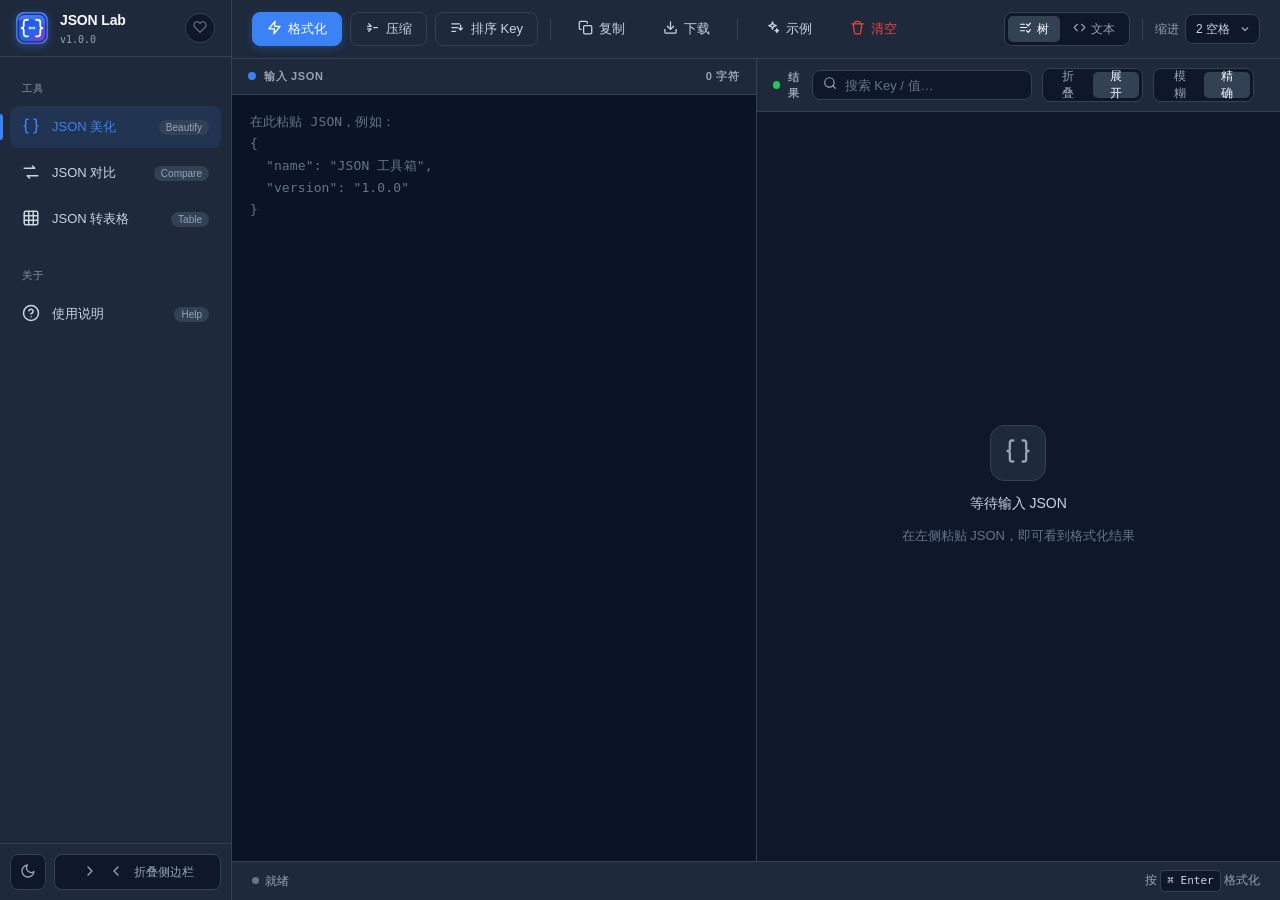
<file: index.html>
<!DOCTYPE html>
<html lang="zh-CN">
<head>
  <meta charset="UTF-8" />
  <meta name="viewport" content="width=device-width, initial-scale=1.0" />
  <link rel="icon" type="image/svg+xml" href="icons/json-lab-logo.svg" />
  <title>JSON Lab · 浏览器 JSON 工具箱</title>
  <link rel="stylesheet" href="shared/styles.css" />
</head>
<body>
  <div class="app-shell">
    <!-- ============ 侧边栏 ============ -->
    <aside class="sidebar" id="sidebar">
      <div class="sidebar-head">
        <span class="logo"><img src="icons/json-lab-logo.svg" alt="JSON Lab" /></span>
        <div class="brand">
          <span class="name">JSON Lab</span>
          <span class="ver">v1.0.0</span>
        </div>
        <button class="head-tip" id="author-btn" title="打赏作者 · 支持一下" aria-label="打赏作者">
          <i data-icon="heart"></i>
        </button>
      </div>

      <nav class="sidebar-nav">
        <div class="nav-section-label">工具</div>
        <button class="nav-item active" data-panel="beautify" data-tip="JSON 美化">
          <i data-icon="braces"></i>
          <span class="nav-text">JSON 美化</span>
          <span class="nav-badge">Beautify</span>
        </button>
        <button class="nav-item" data-panel="compare" data-tip="JSON 对比">
          <i data-icon="arrows"></i>
          <span class="nav-text">JSON 对比</span>
          <span class="nav-badge">Compare</span>
        </button>
        <button class="nav-item" data-panel="table" data-tip="JSON 转表格">
          <i data-icon="table"></i>
          <span class="nav-text">JSON 转表格</span>
          <span class="nav-badge">Table</span>
        </button>
        <div class="nav-section-label" style="margin-top:12px;">关于</div>
        <button class="nav-item" data-panel="help" data-tip="使用说明">
          <i data-icon="helpCircle"></i>
          <span class="nav-text">使用说明</span>
          <span class="nav-badge">Help</span>
        </button>
      </nav>

      <div class="sidebar-foot">
        <button class="foot-btn" id="theme-btn" title="切换深色/浅色主题" data-tip="切换主题">
          <i class="theme-icon-dark" data-icon="moon"></i>
          <i class="theme-icon-light" data-icon="sun"></i>
        </button>
        <button class="foot-btn" id="collapse-btn" title="折叠/展开侧边栏">
          <i class="collapse-open" data-icon="chevronRight"></i>
          <i class="collapse-close" data-icon="chevronLeft"></i>
          <span class="lbl">折叠侧边栏</span>
        </button>
      </div>
    </aside>

    <!-- ============ 主区 ============ -->
    <main class="app-main">

      <!-- ====== 面板：JSON 美化 ====== -->
      <section class="panel active" id="panel-beautify">
        <div class="toolbar">
          <button class="btn primary" data-action="beautify-format"><i data-icon="zap"></i>格式化</button>
          <button class="btn" data-action="beautify-minify"><i data-icon="minify"></i>压缩</button>
          <button class="btn" data-action="beautify-sort"><i data-icon="sortAsc"></i>排序 Key</button>
          <span class="divider"></span>
          <button class="btn subtle" data-action="beautify-copy"><i data-icon="copy"></i>复制</button>
          <button class="btn subtle" data-action="beautify-download"><i data-icon="download"></i>下载</button>
          <span class="divider"></span>
          <button class="btn subtle" data-action="beautify-sample"><i data-icon="sparkles"></i>示例</button>
          <button class="btn subtle danger" data-action="beautify-clear"><i data-icon="trash"></i>清空</button>
          <span class="spacer"></span>
          <div class="segmented" id="seg-view">
            <button class="seg active" data-view="tree"><i data-icon="tree"></i>树</button>
            <button class="seg" data-view="text"><i data-icon="code"></i>文本</button>
          </div>
          <span class="divider"></span>
          <label>缩进
            <select id="sel-indent">
              <option value="2">2 空格</option>
              <option value="4">4 空格</option>
              <option value="tab">Tab</option>
            </select>
          </label>
        </div>

        <div class="work-area">
          <div class="pane">
            <div class="pane-header">
              <span class="left"><span class="dot"></span>输入 JSON</span>
              <span id="b-input-info">0 字符</span>
            </div>
            <div class="pane-content">
              <textarea class="code-input" id="b-input" placeholder='在此粘贴 JSON，例如：&#10;{&#10;  "name": "JSON 工具箱",&#10;  "version": "1.0.0"&#10;}'></textarea>
            </div>
          </div>
          <div class="pane">
            <div class="pane-header">
              <span class="left"><span class="dot green"></span>结果</span>
              <div style="display:flex; align-items:center; gap:10px; text-transform:none; letter-spacing:0;">
                <div class="search-box" id="b-search-box">
                  <i data-icon="search"></i>
                  <input type="text" id="b-search-input" placeholder="搜索 Key / 值…" autocomplete="off" />
                  <button class="clear-btn" id="b-search-clear" title="清除"><i data-icon="x"></i></button>
                  <span class="match-count" id="b-match-count" style="display:none;"></span>
                </div>
                <div class="segmented" id="b-search-mode">
                  <button class="seg" data-smode="collapse" title="折叠查找：只展开命中路径">折叠</button>
                  <button class="seg active" data-smode="expand" title="展开搜索：高亮全部命中">展开</button>
                </div>
                <div class="segmented" id="b-search-match">
                  <button class="seg" data-smatch="fuzzy" title="模糊匹配（子串，忽略大小写）">模糊</button>
                  <button class="seg active" data-smatch="exact" title="精确匹配（完整相等）">精确</button>
                </div>
                <span id="b-result-info"></span>
              </div>
            </div>
            <div class="pane-content" id="b-result"></div>
            <div class="path-bar" id="b-path-bar" hidden>
              <i data-icon="mousePointer"></i>
              <span class="path-text" id="b-path-text"></span>
              <button class="path-copy" id="b-path-copy" title="复制路径"><i data-icon="copy"></i></button>
            </div>
          </div>
        </div>

        <div class="status-bar" id="b-status-bar">
          <span class="indicator"><span class="dot"></span><span class="label" id="b-status">就绪</span></span>
          <span style="margin-left:auto;">按 <span class="kbd">⌘ Enter</span> 格式化</span>
        </div>
      </section>

      <!-- ====== 面板：JSON 对比 ====== -->
      <section class="panel" id="panel-compare">
        <div class="toolbar">
          <button class="btn primary" data-action="compare-run"><i data-icon="zap"></i>对比</button>
          <button class="btn" data-action="compare-swap"><i data-icon="arrowLeftRight"></i>交换</button>
          <span class="divider"></span>
          <button class="btn subtle" data-action="compare-sample"><i data-icon="sparkles"></i>示例</button>
          <button class="btn subtle danger" data-action="compare-clear"><i data-icon="trash"></i>清空</button>
          <span class="divider"></span>
          <button class="btn subtle" id="c-ignore-toggle"><i data-icon="filter"></i>忽略字段</button>
          <span class="spacer"></span>
          <div id="c-diff-summary"></div>
        </div>

        <div class="ignore-bar" id="c-ignore-bar" hidden>
          <i data-icon="filter"></i>
          <span class="ignore-label">忽略字段：</span>
          <div class="multi-select" id="c-ignore-select">
            <button class="ms-trigger" id="c-ms-trigger">
              <span class="ms-placeholder" id="c-ms-placeholder">选择要忽略的 Key…</span>
              <i data-icon="chevronDown"></i>
            </button>
            <div class="ms-dropdown" id="c-ms-dropdown" hidden>
              <div class="ms-search">
                <input type="text" id="c-ms-search" placeholder="搜索 Key…" autocomplete="off" />
              </div>
              <div class="ms-actions">
                <button class="ms-action" id="c-ms-all">全选</button>
                <button class="ms-action" id="c-ms-none">清空</button>
              </div>
              <div class="ms-options" id="c-ms-options"></div>
            </div>
          </div>
          <span class="ms-count" id="c-ms-count" style="display:none;"></span>
        </div>

        <div class="work-area" style="flex: 0 0 340px;">
          <div class="pane">
            <div class="pane-header">
              <span class="left"><span class="dot"></span>JSON A · 旧</span>
              <span id="c-info-a">0 字符</span>
            </div>
            <div class="pane-content">
              <textarea class="code-input" id="c-input-a" placeholder='左侧 JSON（旧版）'></textarea>
            </div>
          </div>
          <div class="pane">
            <div class="pane-header">
              <span class="left"><span class="dot amber"></span>JSON B · 新</span>
              <span id="c-info-b">0 字符</span>
            </div>
            <div class="pane-content">
              <textarea class="code-input" id="c-input-b" placeholder='右侧 JSON（新版）'></textarea>
            </div>
          </div>
        </div>

        <div style="flex:1; display:flex; flex-direction:column; min-height:0;">
          <div class="pane-header">
            <span class="left"><span class="dot green"></span>差异（增 / 删 / 改）</span>
            <span id="c-diff-count"></span>
          </div>
          <div class="pane-content" id="c-result"></div>
        </div>

        <div class="status-bar" id="c-status-bar">
          <span class="indicator"><span class="dot"></span><span class="label" id="c-status">就绪</span></span>
          <span style="margin-left:auto;">按 <span class="kbd">⌘ Enter</span> 对比</span>
        </div>
      </section>

      <!-- ====== 面板：JSON 转表格 ====== -->
      <section class="panel" id="panel-table">
        <div class="toolbar">
          <button class="btn primary" data-action="table-convert"><i data-icon="zap"></i>转换</button>
          <span class="divider"></span>
          <button class="btn" data-action="table-csv"><i data-icon="copy"></i>复制 CSV</button>
          <button class="btn" data-action="table-md"><i data-icon="copy"></i>复制 Markdown</button>
          <button class="btn" data-action="table-download"><i data-icon="download"></i>下载 CSV</button>
          <span class="divider"></span>
          <button class="btn subtle" data-action="table-sample"><i data-icon="sparkles"></i>示例</button>
          <button class="btn subtle danger" data-action="table-clear"><i data-icon="trash"></i>清空</button>
          <span class="spacer"></span>
          <label><input type="checkbox" class="checkbox" id="t-chk-wrap" checked />自动包装单个对象</label>
          <label><input type="checkbox" class="checkbox" id="t-chk-flatten" checked />展平嵌套对象（address.city）</label>
        </div>

        <div id="t-input-section" style="display:flex; flex-direction:column; flex: 0 0 300px; border-bottom:1px solid var(--border-strong);">
          <div class="pane-header">
            <span class="left"><span class="dot"></span>输入 JSON（对象数组）</span>
            <span id="t-input-info">0 字符</span>
          </div>
          <div style="flex:1; position:relative;">
            <textarea class="code-input" id="t-input" placeholder='粘贴对象数组，例如：&#10;[&#10;  { "id": 1, "name": "张三", "age": 28 },&#10;  { "id": 2, "name": "李四", "age": 34 }&#10;]'></textarea>
          </div>
        </div>

        <div style="flex:1; display:flex; flex-direction:column; min-height:0;">
          <div class="pane-header">
            <span class="left"><span class="dot green"></span>表格结果</span>
            <div style="display:flex; align-items:center; gap:10px; text-transform:none; letter-spacing:0;">
              <button class="btn subtle sm" id="t-expand-btn" title="展开/收起输入区"><i data-icon="chevronDown"></i>展开</button>
              <button class="btn subtle sm" data-action="table-columns" id="t-col-btn" title="显示/隐藏列"><i data-icon="columns"></i>列</button>
              <div class="search-box" id="t-search-box">
                <i data-icon="search"></i>
                <input type="text" id="t-search-input" placeholder="搜索表格内容…" autocomplete="off" />
                <button class="clear-btn" id="t-search-clear" title="清除"><i data-icon="x"></i></button>
                <span class="match-count" id="t-match-count" style="display:none;"></span>
              </div>
              <span id="t-result-info"></span>
            </div>
          </div>
          <div class="pane-content" id="t-result"></div>
        </div>

        <div class="status-bar" id="t-status-bar">
          <span class="indicator"><span class="dot"></span><span class="label" id="t-status">就绪</span></span>
          <span style="margin-left:auto;">按 <span class="kbd">⌘ Enter</span> 转换 · <span class="kbd">⌘ F</span> 搜索</span>
        </div>
      </section>

      <!-- ====== 表格：列显示/隐藏下拉面板 ====== -->
      <div class="ms-dropdown" id="t-col-dropdown" hidden>
        <div class="ms-search">
          <input type="text" id="t-col-search" placeholder="搜索列名…" autocomplete="off" />
        </div>
        <div class="ms-actions">
          <span class="ms-count" id="t-col-count"></span>
          <button class="ms-action" id="t-col-all">全选</button>
          <button class="ms-action" id="t-col-none">清空</button>
        </div>
        <div class="ms-options" id="t-col-options"></div>
      </div>

      <!-- ====== 表格：Excel 风格列头值筛选下拉 ====== -->
      <div class="ms-dropdown" id="t-filter-dropdown" hidden>
        <div class="ms-search">
          <input type="text" id="t-filter-search" placeholder="搜索值…" autocomplete="off" />
        </div>
        <div class="ms-actions">
          <span class="ms-count" id="t-filter-count"></span>
          <button class="ms-action" id="t-filter-all">全选</button>
          <button class="ms-action" id="t-filter-none">清空</button>
        </div>
        <div class="ms-options" id="t-filter-options"></div>
      </div>

      <!-- ====== 面板：使用说明 ====== -->
      <section class="panel" id="panel-help">
        <div class="help-wrap">
          <!-- Hero -->
          <div class="help-hero">
            <span class="help-hero-logo"><img src="icons/json-lab-logo.svg" alt="JSON Lab Logo" /></span>
            <div class="help-hero-text">
              <div class="help-eyebrow">DEVELOPER TOOLKIT · PRIVACY FIRST</div>
              <h1 class="help-hero-title">JSON Lab</h1>
              <p class="help-hero-sub">更快读懂、整理、对比和导出 JSON。所有处理都在浏览器本地完成。</p>
              <div class="help-hero-tags">
                <span class="htag">本地处理</span>
                <span class="htag">零依赖</span>
                <span class="htag">MV3</span>
                <span class="htag">开源透明</span>
              </div>
            </div>
          </div>

          <!-- 功能卡片网格 -->
          <div class="help-cards">
            <div class="help-card help-card-action" data-help-panel="beautify" tabindex="0" role="button">
              <div class="hc-icon hc-blue"><i data-icon="braces"></i></div>
              <h3 class="hc-title">JSON 美化</h3>
              <p class="hc-desc">把杂乱的 JSON 格式化成可折叠的语法高亮树。</p>
              <ul class="hc-features">
                <li>格式化 / 压缩 / 排序 Key</li>
                <li>多层级全展开树视图</li>
                <li>搜索高亮（精确 / 模糊）</li>
                <li>悬停提取 JSONPath</li>
                <li>大整数防精度丢失</li>
              </ul>
            </div>

            <div class="help-card help-card-action" data-help-panel="compare" tabindex="0" role="button">
              <div class="hc-icon hc-green"><i data-icon="arrows"></i></div>
              <h3 class="hc-title">JSON 对比</h3>
              <p class="hc-desc">逐键递归比较两份 JSON，精准定位差异。</p>
              <ul class="hc-features">
                <li>增 / 删 / 改 三类差异高亮</li>
                <li>下拉多选忽略指定字段</li>
                <li>完整差异路径显示</li>
                <li>差异统计徽章</li>
              </ul>
            </div>

            <div class="help-card help-card-action" data-help-panel="table" tabindex="0" role="button">
              <div class="hc-icon hc-purple"><i data-icon="table"></i></div>
              <h3 class="hc-title">JSON 转表格</h3>
              <p class="hc-desc">对象数组转可视表格，支持嵌套展平。</p>
              <ul class="hc-features">
                <li>嵌套对象自动展平（address.city）</li>
                <li>表格搜索高亮</li>
                <li>导出 CSV / Markdown</li>
                <li>CSV 带 BOM 支持 Excel</li>
              </ul>
            </div>
          </div>

          <!-- 使用流程 + 常用场景 -->
          <div class="help-flow-card">
            <div class="help-flow-head">
              <div>
                <div class="help-eyebrow">WORKFLOW</div>
                <h2 class="help-h2">三步处理你的 JSON</h2>
              </div>
              <span class="help-flow-note">从当前页面直接捕获，或粘贴本地数据</span>
            </div>
            <div class="help-flow">
              <div class="help-flow-step"><span class="flow-num">01</span><div><strong>输入或捕获</strong><span>粘贴 JSON，或从当前页一键导入</span></div></div>
              <span class="flow-arrow">→</span>
              <div class="help-flow-step"><span class="flow-num">02</span><div><strong>选择工具</strong><span>美化、对比、展平为表格</span></div></div>
              <span class="flow-arrow">→</span>
              <div class="help-flow-step"><span class="flow-num">03</span><div><strong>复制或下载</strong><span>输出 JSON、CSV、Markdown</span></div></div>
            </div>
            <div class="scenario-row"><span class="scenario-label">适合这些场景</span><span class="scenario-chip">调试 API 返回值</span><span class="scenario-chip">核对配置变更</span><span class="scenario-chip">整理接口数据</span><span class="scenario-chip">导入 Excel</span></div>
          </div>

          <!-- 快捷键 + 隐私（两栏） -->
          <div class="help-two-col">
            <div class="help-col">
              <h2 class="help-h2"><i data-icon="keyboard"></i> 快捷键</h2>
              <div class="help-shortcut-grid">
                <div class="shortcut-item"><span class="shortcut-keys"><kbd>⌘</kbd><kbd>↵</kbd></span><span class="shortcut-desc">执行操作</span></div>
                <div class="shortcut-item"><span class="shortcut-keys"><kbd>⌘</kbd><kbd>F</kbd></span><span class="shortcut-desc">聚焦搜索</span></div>
                <div class="shortcut-item"><span class="shortcut-keys"><kbd>Esc</kbd></span><span class="shortcut-desc">清除 / 关闭</span></div>
              </div>
            </div>
            <div class="help-col">
              <h2 class="help-h2"><i data-icon="shield"></i> 隐私声明</h2>
              <p class="help-p">纯前端处理，<strong>数据不离开浏览器</strong>。导入当前页仅在你点击捕获时读取，不做后台监控；无网络请求、无第三方分析。</p>
            </div>
          </div>

          <!-- 打赏区 -->
          <div class="help-donate">
            <div class="donate-left">
              <div class="donate-heart"><i data-icon="heart"></i></div>
              <div>
                <h2 class="donate-title">支持作者</h2>
                <p class="donate-desc">JSON Lab 完全免费开源。如果这个工具帮到了你，<br/>可以请作者喝杯咖啡 ☕ 支持持续维护。</p>
                <button class="btn primary" id="help-author-btn"><i data-icon="heart"></i> 打赏作者</button>
              </div>
            </div>
            <div class="donate-qr">
              <img class="donation-qr" src="icons/donation-qr.jpg" alt="作者赞赏二维码" />
              <span class="qr-tip">扫码支持作者</span>
            </div>
          </div>

          <div class="help-footer">
            <span>JSON Lab v1.0.0 · Made with ❤</span>
          </div>
        </div>
      </section>

    </main>
  </div>

  <!-- 「打赏作者」弹窗 -->
  <div class="modal-mask" id="author-modal" hidden>
    <div class="modal" role="dialog" aria-modal="true" aria-labelledby="author-title">
      <button class="modal-close" id="author-close" title="关闭" aria-label="关闭"><i data-icon="x"></i></button>
      <div class="modal-head">
        <span class="modal-logo"><img src="icons/json-lab-logo.svg" alt="JSON Lab" /></span>
        <div>
          <div class="modal-title" id="author-title">打赏作者</div>
          <div class="modal-sub">请作者喝杯咖啡 · 支持开源</div>
        </div>
      </div>
      <div class="modal-body">
        <div class="author-qr-slot">
          <img class="donation-qr" src="icons/donation-qr.jpg" alt="作者赞赏二维码" />
          <span class="qr-tip">扫码支持作者</span>
        </div>
        <ul class="author-meta">
          <li><span class="k">邮箱</span><span class="v">935342295@qq.com</span></li>
          <li><span class="k">仓库</span><span class="v">github.com/lex-pace/json-lab-plugin</span></li>
          <li><span class="k">版本</span><span class="v">v1.0.0</span></li>
        </ul>
        <p class="author-note">JSON Lab 是一个开源、零依赖的 JSON 工具集，遇到任何问题或想法都欢迎反馈。</p>
      </div>
    </div>
  </div>

  <div class="toast" id="toast"></div>
  <script src="shared/icons.js"></script>
  <script src="shared/json-utils.js"></script>
  <script src="shared/table-utils.js"></script>
  <script src="index.js"></script>
</body>
</html>
</file>
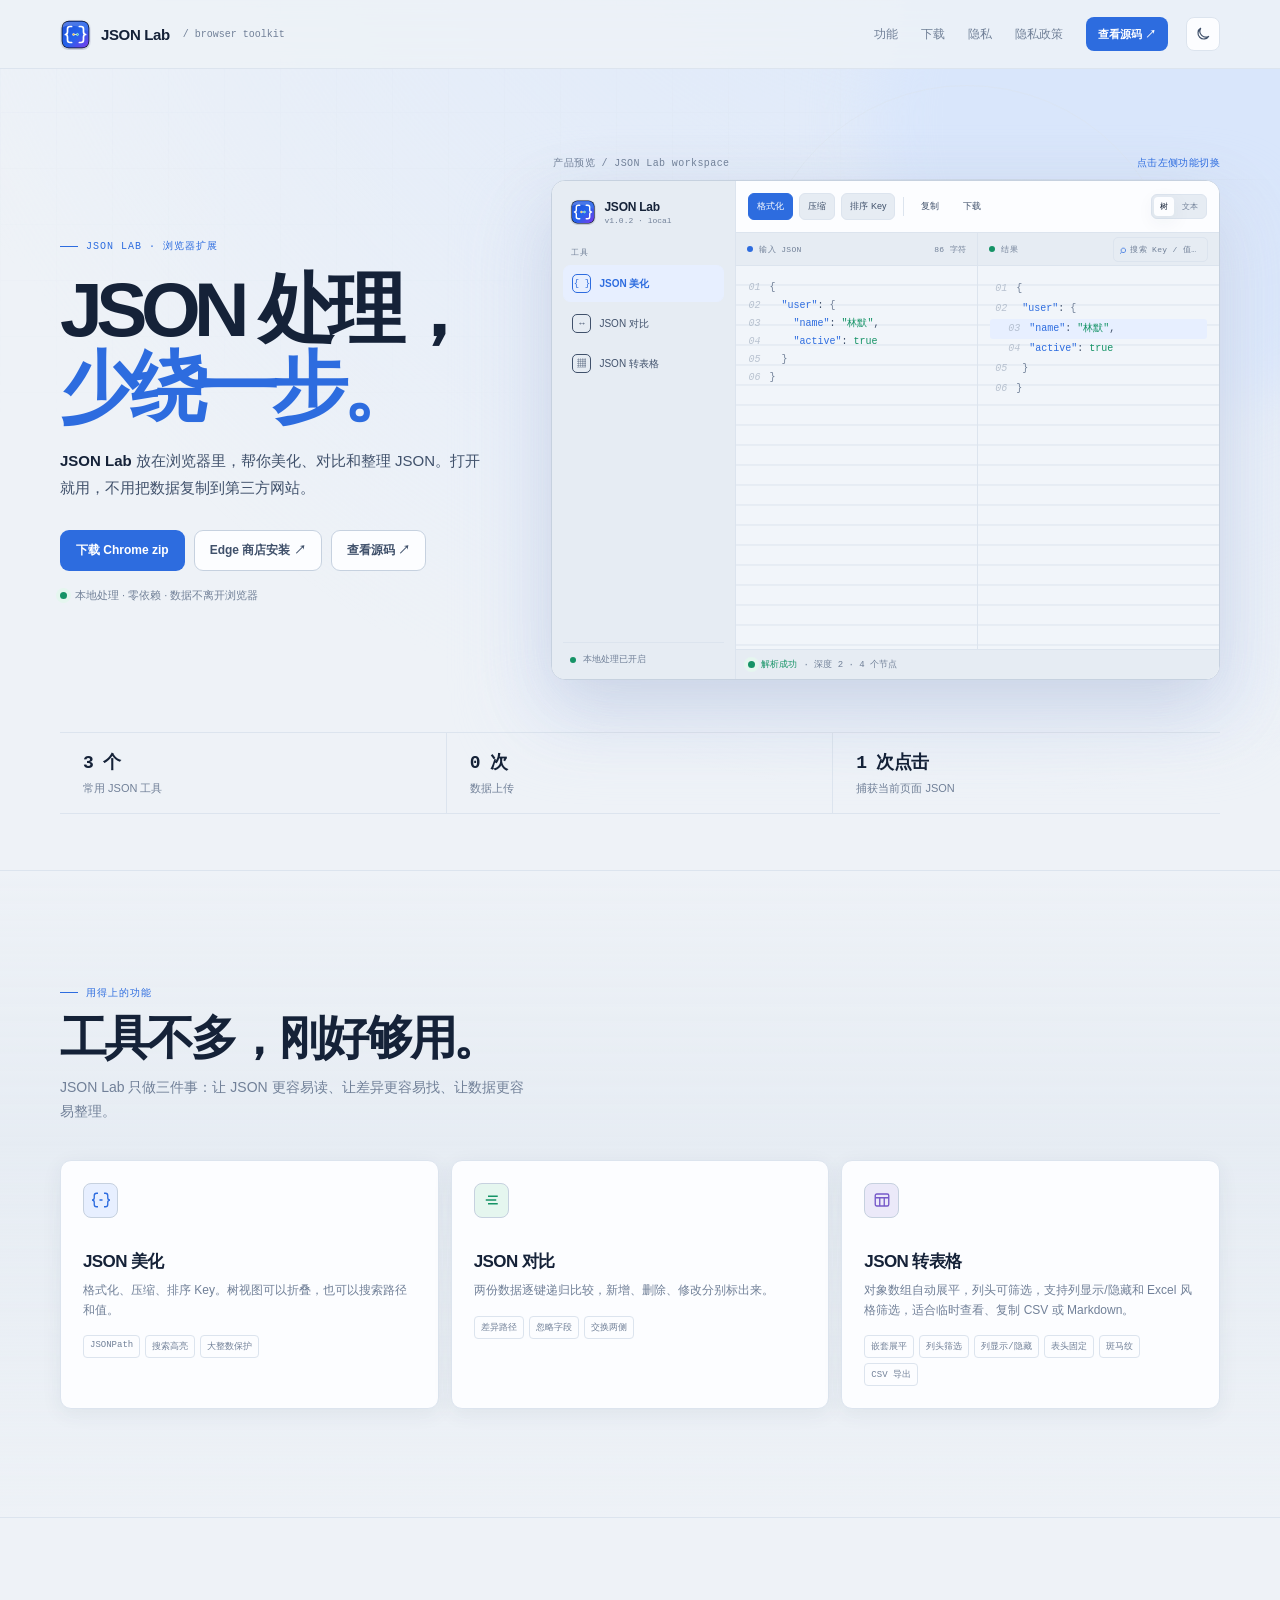
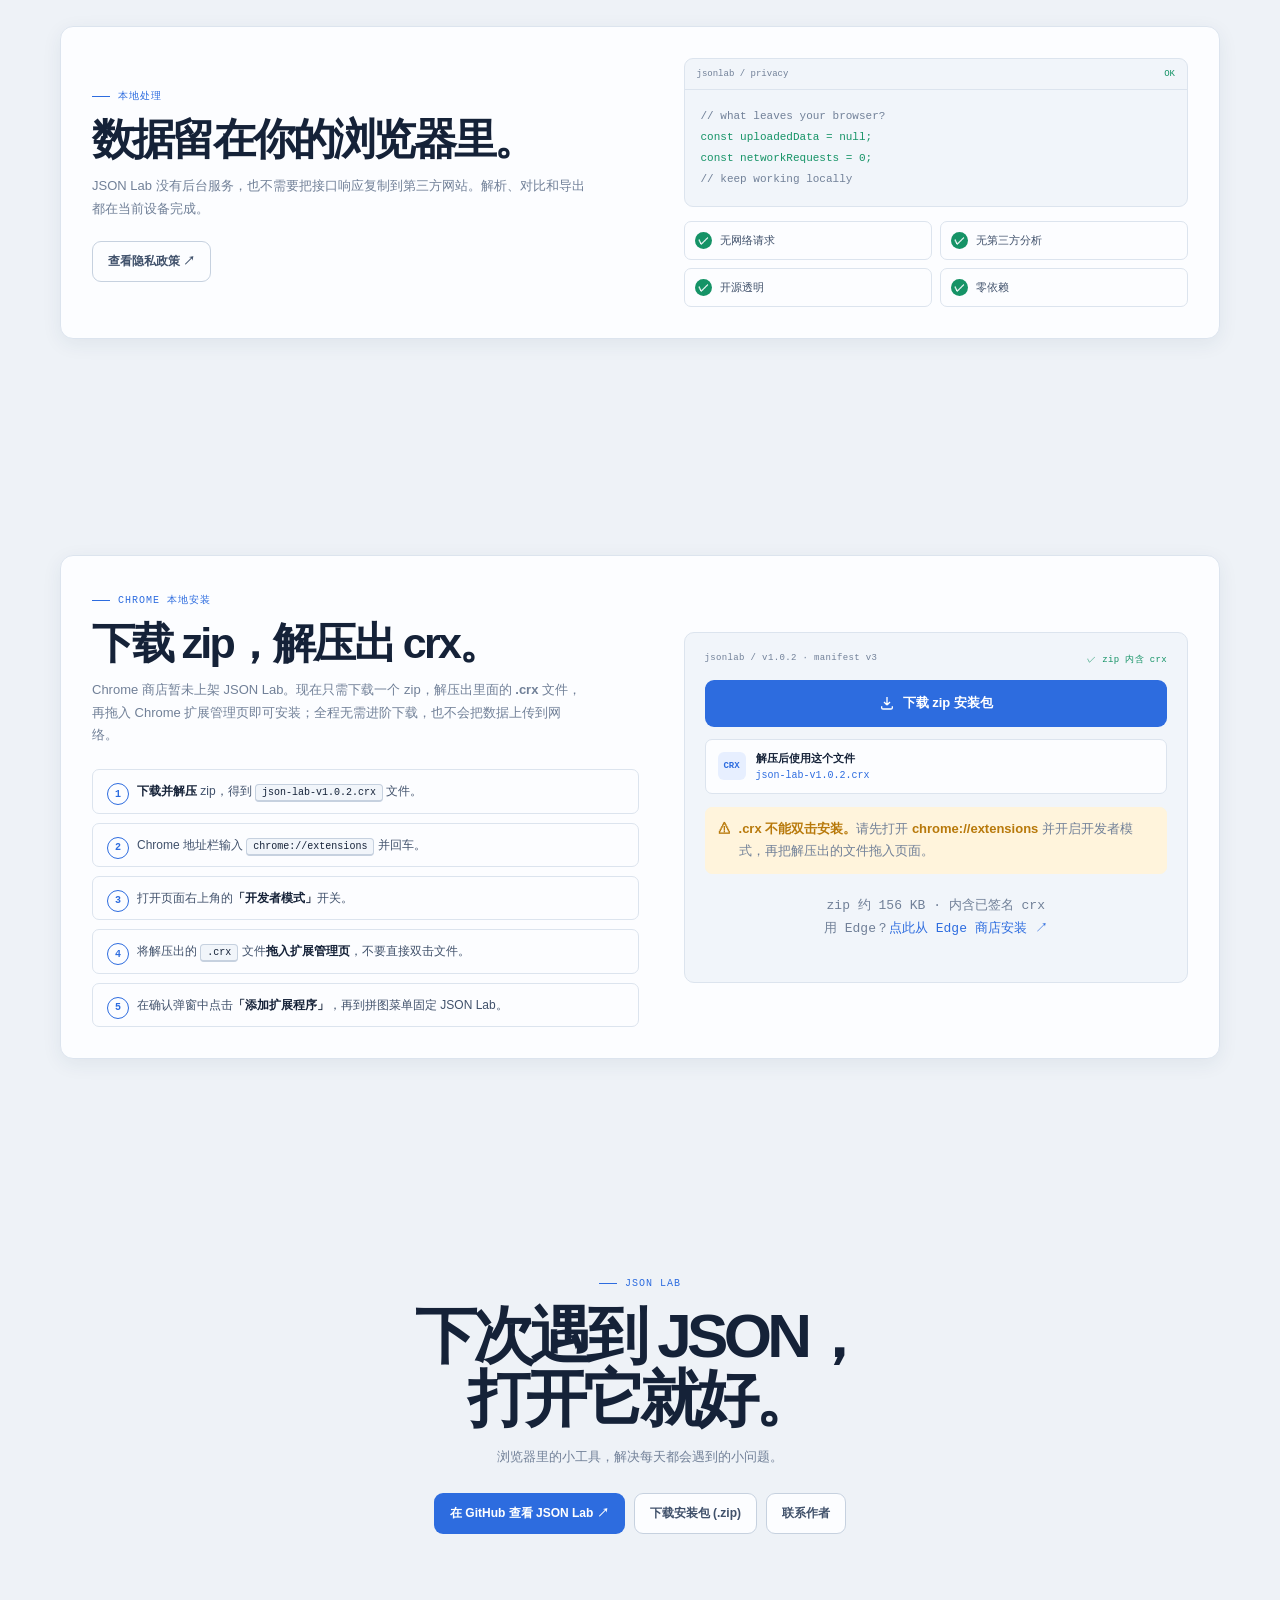
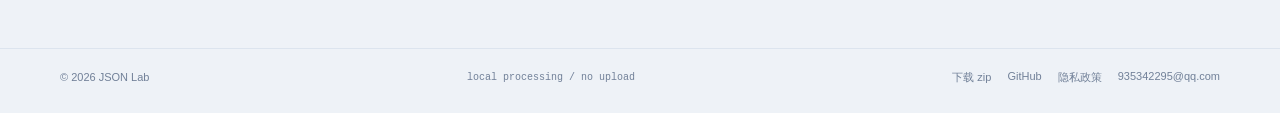
<file: docs/index.html>
<!DOCTYPE html>
<html lang="zh-CN" data-theme="light">
<head>
  <meta charset="UTF-8" />
  <meta name="viewport" content="width=device-width, initial-scale=1.0" />
  <meta name="theme-color" content="#eef2f7" />
  <meta name="description" content="JSON Lab：在浏览器里美化、对比和转换 JSON，数据不离开本地。" />
  <title>JSON Lab · 浏览器里的 JSON 工具箱</title>
  <link rel="icon" type="image/svg+xml" href="assets/json-lab-logo.svg" />
  <style>
    :root {
      --page: #eef2f7;
      --page-glow: #d9e6fb;
      --surface: #fcfdff;
      --surface-soft: #e6ecf3;
      --surface-tint: #f1f5fa;
      --text: #152238;
      --text-soft: #40516b;
      --muted: #718098;
      --faint: #9aa7b9;
      --line: #dce4ee;
      --line-strong: #c6d1df;
      --primary: #2d6cdf;
      --primary-soft: #e7efff;
      --success: #159366;
      --success-soft: #e5f6ef;
      --warning: #b8790b;
      --warning-soft: #fff4dc;
      --danger: #cf5960;
      --purple: #7659c9;
      --mono: "SFMono-Regular", "Cascadia Code", "Roboto Mono", Menlo, Consolas, monospace;
      --sans: Inter, ui-sans-serif, -apple-system, BlinkMacSystemFont, "Segoe UI", "PingFang SC", "Microsoft YaHei", sans-serif;
      --nav: rgba(238, 242, 247, .84);
      --shadow-sm: 0 5px 20px rgba(33, 57, 92, .07);
      --shadow-lg: 0 25px 75px rgba(28, 52, 90, .16);
      --ease: cubic-bezier(.2, .7, .2, 1);
    }
    html[data-theme="dark"] {
      --page: #0c1320;
      --page-glow: #111f35;
      --surface: #141e2e;
      --surface-soft: #1a2639;
      --surface-tint: #111b2b;
      --text: #eef4ff;
      --text-soft: #c7d3e5;
      --muted: #8999b1;
      --faint: #64758e;
      --line: #293950;
      --line-strong: #3c4e68;
      --primary: #82adff;
      --primary-soft: #1b3158;
      --success: #55d09a;
      --success-soft: #173d31;
      --warning: #edb95e;
      --warning-soft: #453619;
      --danger: #f08388;
      --purple: #b79df7;
      --nav: rgba(12, 19, 32, .84);
      --shadow-sm: 0 5px 22px rgba(0, 0, 0, .13);
      --shadow-lg: 0 30px 90px rgba(0, 0, 0, .33);
    }

    * { box-sizing: border-box; }
    html { scroll-behavior: smooth; }
    body { margin: 0; color: var(--text); background: radial-gradient(circle at 76% -10%, var(--page-glow) 0, transparent 30%), linear-gradient(135deg, var(--page) 0%, var(--page) 100%); font-family: var(--sans); -webkit-font-smoothing: antialiased; transition: background .35s ease, color .35s ease; overflow-x: hidden; }
    body::before { content: ""; position: fixed; inset: 0; z-index: -1; pointer-events: none; opacity: .48; background-image: linear-gradient(var(--line) 1px, transparent 1px), linear-gradient(90deg, var(--line) 1px, transparent 1px); background-size: 56px 56px; mask-image: linear-gradient(to bottom, rgba(0,0,0,.38), transparent 48%); }
    body::after { content: ""; position: absolute; top: -170px; right: -170px; z-index: -1; width: 580px; height: 580px; border-radius: 50%; background: var(--page-glow); filter: blur(30px); pointer-events: none; animation: ambient-drift 18s ease-in-out infinite alternate; }
    @keyframes ambient-drift { from { transform: translate3d(0, 0, 0) scale(1); } to { transform: translate3d(-34px, 24px, 0) scale(1.08); } }
    body, .site-header, .app-demo, .app-sidebar, .app-toolbar, .demo-workarea, .demo-pane-header, .demo-status, .feature, .local-card, .local-code, .local-points li, .button-secondary, .theme-toggle, .nav-toggle { transition: background .3s ease, border-color .3s ease, color .3s ease, box-shadow .3s ease; }
    a { color: inherit; text-decoration: none; }
    button { font: inherit; }
    button, a { -webkit-tap-highlight-color: transparent; }
    :focus-visible { outline: 2px solid var(--primary); outline-offset: 3px; }
    .container { width: min(1160px, calc(100% - 44px)); margin: 0 auto; }
    .skip-link { position: fixed; top: 10px; left: 10px; z-index: 50; padding: 9px 12px; color: #fff; background: var(--primary); border-radius: 7px; transform: translateY(-150%); transition: transform .2s ease; }
    .skip-link:focus { transform: translateY(0); }

    .site-header { position: sticky; top: 0; z-index: 30; border-bottom: 1px solid var(--line); background: var(--nav); backdrop-filter: blur(16px); }
    .nav { display: flex; align-items: center; justify-content: space-between; min-height: 68px; }
    .brand { display: inline-flex; align-items: center; gap: 10px; font-size: 15px; font-weight: 720; letter-spacing: -.025em; }
    .brand img { width: 31px; height: 31px; border-radius: 8px; }
    .brand small { margin-left: 3px; color: var(--muted); font: 10px var(--mono); font-weight: 400; letter-spacing: 0; }
    .nav-right { display: flex; align-items: center; gap: 18px; }
    .nav-links { display: flex; align-items: center; gap: 23px; color: var(--muted); font-size: 12px; }
    .nav-links a, .nav-links button { transition: color .2s ease; }
    .nav-links a:hover, .nav-links button:hover { color: var(--text); }
    .nav-links button { padding: 0; color: var(--muted); border: 0; background: transparent; cursor: pointer; font-size: 12px; }
    .header-cta { display: inline-flex; align-items: center; min-height: 34px; padding: 0 12px; color: #fff !important; background: var(--primary); border-radius: 8px; font-size: 11px; font-weight: 700; transition: transform .2s ease, filter .2s ease; }
    .header-cta:hover { transform: translateY(-1px); filter: brightness(1.08); }
    .theme-toggle, .nav-toggle { display: inline-flex; align-items: center; justify-content: center; width: 34px; height: 34px; padding: 0; color: var(--text-soft); border: 1px solid var(--line); border-radius: 8px; background: var(--surface); cursor: pointer; transition: color .2s ease, border-color .2s ease, background .2s ease; }
    .theme-toggle:hover, .nav-toggle:hover { color: var(--primary); border-color: var(--primary); background: var(--primary-soft); }
    .theme-toggle svg { width: 16px; height: 16px; transition: transform .35s var(--ease); }
    html[data-theme="dark"] .theme-toggle svg { transform: rotate(180deg); }
    .theme-toggle .sun { display: none; }
    html[data-theme="dark"] .theme-toggle .sun { display: block; }
    html[data-theme="dark"] .theme-toggle .moon { display: none; }
    .nav-toggle { display: none; }

    .hero { position: relative; isolation: isolate; overflow: hidden; padding: 87px 0 56px; }
    .hero::before { content: ""; position: absolute; top: 16px; right: 8%; width: 420px; height: 420px; border: 1px solid var(--line); border-radius: 50%; opacity: .5; pointer-events: none; animation: orbit-float 22s ease-in-out infinite alternate; }
    .hero::after { content: ""; position: absolute; top: 110px; right: 0; width: 46%; height: 1px; background: linear-gradient(90deg, transparent, var(--line-strong), transparent); opacity: .8; pointer-events: none; }
    @keyframes orbit-float { from { transform: translate3d(0, 0, 0) rotate(0deg); } to { transform: translate3d(-26px, 18px, 0) rotate(12deg); } }
    #features { border-top: 1px solid var(--line); border-bottom: 1px solid var(--line); background: linear-gradient(180deg, transparent, var(--surface-soft) 42%, transparent); }
    .hero-grid { display: grid; grid-template-columns: minmax(300px, .78fr) minmax(580px, 1.22fr); gap: 64px; align-items: center; }
    .kicker { display: inline-flex; align-items: center; gap: 8px; color: var(--primary); font: 10px var(--mono); letter-spacing: .1em; text-transform: uppercase; }
    .kicker::before { content: ""; width: 18px; height: 1px; background: currentColor; }
    h1, h2, h3, p { margin-top: 0; }
    .hero h1 { max-width: 500px; margin: 17px 0 20px; font-size: clamp(46px, 6vw, 78px); line-height: 1.02; letter-spacing: -.085em; font-weight: 720; }
    .hero h1 span { color: var(--primary); }
    .hero-copy { max-width: 430px; margin-bottom: 0; color: var(--text-soft); font-size: 15px; line-height: 1.82; }
    .hero-copy strong { color: var(--text); font-weight: 700; }
    .hero-actions { display: flex; flex-wrap: wrap; gap: 9px; margin-top: 29px; }
    .button { display: inline-flex; align-items: center; justify-content: center; gap: 8px; min-height: 41px; padding: 0 15px; border: 1px solid transparent; border-radius: 9px; font-size: 12px; font-weight: 680; cursor: pointer; transition: transform .2s var(--ease), border-color .2s ease, color .2s ease, background .2s ease, filter .2s ease; }
    .button:hover { transform: translateY(-2px); }
    .button-primary { color: #fff; background: var(--primary); }
    .button-primary:hover { filter: brightness(1.08); }
    .button-secondary { color: var(--text-soft); border-color: var(--line-strong); background: var(--surface); }
    .button-secondary:hover { color: var(--primary); border-color: var(--primary); }
    .hero-note { display: flex; align-items: center; gap: 8px; margin-top: 17px; color: var(--muted); font-size: 11px; }
    .live-dot { width: 7px; height: 7px; flex-shrink: 0; border-radius: 50%; background: var(--success); box-shadow: 0 0 0 4px var(--success-soft); }

    /* Hero 产品预览：保持与实际扩展的 sidebar / toolbar / pane / status-bar 结构一致 */
    .showcase { position: relative; }
    .showcase::before { content: ""; position: absolute; inset: 9% -4% -9%; z-index: -1; border-radius: 28px; background: var(--primary-soft); filter: blur(35px); opacity: .85; animation: showcase-glow 11s ease-in-out infinite alternate; }
    @keyframes showcase-glow { from { transform: scale(.96); opacity: .62; } to { transform: scale(1.04); opacity: .95; } }
    .showcase-caption { display: flex; align-items: center; justify-content: space-between; margin: 0 0 10px 2px; color: var(--muted); font: 10px var(--mono); letter-spacing: .04em; }
    .showcase-caption .click-hint { color: var(--primary); }
    .app-demo { display: grid; grid-template-columns: 184px minmax(0, 1fr); grid-template-rows: minmax(0, 1fr); width: 100%; height: 500px; min-height: 500px; overflow: hidden; border: 1px solid var(--line-strong); border-radius: 14px; background: var(--surface); box-shadow: var(--shadow-lg); }
    .app-sidebar { display: flex; flex-direction: column; min-width: 0; padding: 15px 11px 11px; border-right: 1px solid var(--line); background: var(--surface-soft); }
    .app-brand { display: flex; align-items: center; gap: 8px; padding: 3px 7px 22px; }
    .app-brand img { width: 26px; height: 26px; border-radius: 7px; }
    .app-brand-text { min-width: 0; }
    .app-brand-name { display: block; font-size: 12px; font-weight: 700; letter-spacing: -.02em; }
    .app-brand-version { display: block; margin-top: 2px; color: var(--muted); font: 8px var(--mono); }
    .app-section-label { margin: 0 8px 7px; color: var(--muted); font: 8px var(--mono); letter-spacing: .08em; text-transform: uppercase; }
    .demo-nav { display: grid; gap: 3px; }
    .demo-nav-item { display: flex; align-items: center; gap: 8px; width: 100%; padding: 8px 8px; color: var(--text-soft); border: 1px solid transparent; border-radius: 7px; background: transparent; cursor: pointer; text-align: left; font-size: 10px; transition: color .2s ease, background .2s ease, border-color .2s ease; }
    .demo-nav-item:hover { color: var(--text); background: var(--surface); }
    .demo-nav-item.active { color: var(--primary); border-color: var(--primary-soft); background: var(--primary-soft); font-weight: 700; }
    .demo-nav-icon { display: grid; place-items: center; width: 19px; height: 19px; flex-shrink: 0; border: 1px solid currentColor; border-radius: 5px; font: 9px var(--mono); }
    .app-sidebar-foot { display: flex; align-items: center; gap: 7px; margin-top: auto; padding: 10px 7px 2px; color: var(--muted); border-top: 1px solid var(--line); font-size: 9px; }
    .app-sidebar-foot .live-dot { width: 6px; height: 6px; box-shadow: none; }
    .app-main { position: relative; display: block; min-width: 0; min-height: 0; height: 100%; background: var(--surface); }
    .app-toolbar { position: absolute; top: 0; right: 0; left: 0; z-index: 2; display: flex; align-items: center; align-content: center; flex-wrap: wrap; gap: 6px; height: 52px; min-height: 52px; overflow: hidden; padding: 9px 12px; border-bottom: 1px solid var(--line); background: var(--surface); }
    .demo-button { display: inline-flex; align-items: center; gap: 5px; min-height: 27px; padding: 0 8px; color: var(--text-soft); border: 1px solid var(--line); border-radius: 6px; background: var(--surface-soft); font-size: 9px; white-space: nowrap; }
    .demo-button.primary { color: #fff; border-color: var(--primary); background: var(--primary); }
    .demo-button.subtle { border-color: transparent; background: transparent; }
    .demo-divider { width: 1px; height: 19px; margin: 0 2px; background: var(--line); }
    .demo-spacer { flex: 1; }
    .demo-segment { display: inline-flex; gap: 2px; padding: 2px; border: 1px solid var(--line); border-radius: 6px; background: var(--surface-soft); }
    .demo-segment span { padding: 4px 6px; color: var(--muted); border-radius: 4px; font: 8px var(--mono); }
    .demo-segment span.active { color: var(--text); background: var(--surface); box-shadow: var(--shadow-sm); }
    .demo-workarea { position: absolute; top: 52px; right: 0; bottom: 30px; left: 0; display: flex; min-height: 0; overflow: hidden; background: var(--surface-tint); }
    .demo-workarea.is-switching { animation: demo-switch .22s var(--ease); }
    @keyframes demo-switch { from { opacity: .45; transform: translateY(4px); } to { opacity: 1; transform: translateY(0); } }
    .demo-pane { display: flex; flex: 1; flex-direction: column; min-width: 0; border-right: 1px solid var(--line); }
    .demo-pane:last-child { border-right: 0; }
    .demo-pane-header { display: flex; align-items: center; justify-content: space-between; min-height: 33px; padding: 0 11px; color: var(--muted); border-bottom: 1px solid var(--line); background: var(--surface-soft); font: 8px var(--mono); letter-spacing: .04em; }
    .pane-label { display: inline-flex; align-items: center; gap: 6px; }
    .pane-dot { width: 6px; height: 6px; border-radius: 50%; background: var(--primary); }
    .pane-dot.green { background: var(--success); }
    .pane-dot.amber { background: var(--warning); }
    .demo-code { flex: 1; padding: 13px 12px; color: var(--text-soft); font: 10px/1.8 var(--mono); overflow: hidden; background-image: linear-gradient(to bottom, transparent 0, transparent 18px, var(--line) 19px, transparent 20px); background-size: 100% 20px; }
    .demo-code-line { display: block; white-space: pre; }
    .demo-ln { display: inline-block; width: 21px; color: var(--faint); opacity: .65; user-select: none; }
    .demo-key { color: var(--primary); } .demo-string { color: var(--success); } .demo-num { color: var(--warning); } .demo-punc { color: var(--muted); }
    .demo-tree-row { display: block; padding: 1px 5px; border-radius: 3px; }
    .demo-tree-row.selected { background: var(--primary-soft); }
    .demo-tree-indent { padding-left: 18px; }
    .demo-search { display: inline-flex; align-items: center; gap: 4px; min-width: 95px; padding: 4px 6px; color: var(--muted); border: 1px solid var(--line); border-radius: 5px; font: 8px var(--mono); }
    .demo-search::before { content: "⌕"; color: var(--primary); font-size: 12px; }
    .demo-status { position: absolute; right: 0; bottom: 0; left: 0; z-index: 2; display: flex; align-items: center; gap: 6px; height: 30px; min-height: 30px; padding: 0 12px; color: var(--muted); border-top: 1px solid var(--line); background: var(--surface-soft); font: 9px var(--mono); }
    .demo-status strong { color: var(--success); font-weight: 500; }
    .demo-workarea.compare-layout, .demo-workarea.table-layout { display: block; min-height: 0; overflow: hidden; }
    .compare-layout .compare-input-row { display: flex; height: 42%; min-height: 125px; border-bottom: 1px solid var(--line); }
    .compare-layout .diff-area { height: 58%; }
    .compare-layout .diff-row { display: grid; grid-template-columns: 48px 1fr 1fr; gap: 7px; align-items: center; margin: 7px 10px; padding: 7px 8px; color: var(--text-soft); border: 1px solid var(--line); border-radius: 6px; background: var(--surface); font: 9px var(--mono); }
    .diff-badge { justify-self: start; padding: 3px 4px; border-radius: 4px; font-size: 8px; }
    .diff-badge.modify { color: var(--warning); background: var(--warning-soft); } .diff-badge.add { color: var(--success); background: var(--success-soft); }
    .diff-old { color: var(--danger); } .diff-new { color: var(--success); }
    .table-layout .table-input { height: 38%; min-height: 112px; border-bottom: 1px solid var(--line); }
    .table-layout .table-result { height: 62%; }
    .demo-table { width: calc(100% - 20px); margin: 9px 10px; border-collapse: collapse; color: var(--text-soft); font: 9px var(--mono); }
    .demo-table th, .demo-table td { padding: 7px 8px; border: 1px solid var(--line); text-align: center; }
    .demo-table th { color: var(--muted); background: var(--primary-soft); font-weight: 600; white-space: nowrap; }
    .demo-filter-icon { color: var(--faint); font-size: 8px; margin-left: 2px; }
    .demo-table tbody tr.demo-zebra { background: rgba(0, 0, 0, 0.03); }

    .facts { display: grid; grid-template-columns: repeat(3, 1fr); margin-top: 52px; border-top: 1px solid var(--line); border-bottom: 1px solid var(--line); }
    .fact { padding: 17px 23px; border-right: 1px solid var(--line); }
    .fact:last-child { border-right: 0; }
    .fact strong { display: block; margin-bottom: 4px; font: 600 18px var(--mono); letter-spacing: -.04em; }
    .fact span { color: var(--muted); font-size: 11px; }

    section:not(.hero) { padding: 108px 0; }
    .section-heading { max-width: 620px; margin-bottom: 36px; }
    .section-heading h2 { margin: 13px 0 12px; font-size: clamp(31px, 4vw, 47px); line-height: 1.07; letter-spacing: -.07em; }
    .section-heading p { max-width: 470px; margin: 0; color: var(--muted); font-size: 14px; line-height: 1.75; }
    .features { display: grid; grid-template-columns: repeat(3, 1fr); gap: 12px; }
    .feature { min-height: 225px; padding: 22px; border: 1px solid var(--line); border-radius: 11px; background: var(--surface); box-shadow: var(--shadow-sm); transition: transform .22s var(--ease), border-color .22s ease, box-shadow .22s ease; }
    .feature:hover { transform: translateY(-4px); border-color: var(--line-strong); box-shadow: var(--shadow-lg); }
    .feature-icon { display: grid; place-items: center; width: 35px; height: 35px; margin-bottom: 32px; color: var(--primary); border: 1px solid var(--line-strong); border-radius: 8px; background: var(--primary-soft); }
    .feature:nth-child(2) .feature-icon { color: var(--success); background: var(--success-soft); }
    .feature:nth-child(3) .feature-icon { color: var(--purple); background: rgba(118,89,201,.12); }
    .feature-icon svg { width: 18px; height: 18px; }
    .feature h3 { margin-bottom: 8px; font-size: 17px; letter-spacing: -.035em; }
    .feature p { margin-bottom: 15px; color: var(--muted); font-size: 12px; line-height: 1.65; }
    .tags { display: flex; flex-wrap: wrap; gap: 5px; padding: 0; margin: 0; list-style: none; }
    .tags li { padding: 4px 6px; color: var(--muted); border: 1px solid var(--line); border-radius: 4px; font: 9px var(--mono); }

    .local-card { display: grid; grid-template-columns: 1.04fr .96fr; gap: 45px; align-items: center; padding: 31px; border: 1px solid var(--line); border-radius: 13px; background: var(--surface); box-shadow: var(--shadow-sm); }
    .local-card h2 { margin: 13px 0 12px; font-size: clamp(28px, 3.5vw, 43px); line-height: 1.08; letter-spacing: -.065em; }
    .local-card p { max-width: 495px; margin-bottom: 21px; color: var(--muted); font-size: 13px; line-height: 1.75; }
    .local-points { display: grid; grid-template-columns: 1fr 1fr; gap: 8px; padding: 0; margin: 14px 0 0; list-style: none; }
    .local-points li { display: flex; align-items: center; gap: 8px; padding: 10px; color: var(--text-soft); border: 1px solid var(--line); border-radius: 7px; font-size: 11px; }
    .check { display: grid; place-items: center; width: 17px; height: 17px; color: var(--surface); border-radius: 50%; background: var(--success); font-size: 11px; font-weight: 800; }
    .local-code { overflow: hidden; border: 1px solid var(--line); border-radius: 9px; background: var(--surface-tint); }
    .local-code-head { display: flex; justify-content: space-between; padding: 10px 12px; color: var(--muted); border-bottom: 1px solid var(--line); font: 9px var(--mono); }
    .local-code-head .ok, .local-code-body .good { color: var(--success); }
    .local-code-body { padding: 16px; color: var(--text-soft); font: 11px/1.9 var(--mono); }
    .local-code-body .comment { color: var(--muted); }

    /* Chrome ZIP → CRX 安装流程 */
    .dl-steps { display: grid; gap: 9px; padding: 0; margin: 22px 0 0; list-style: none; counter-reset: dl-step; }
    .dl-steps li { position: relative; padding: 11px 14px 11px 44px; color: var(--text-soft); border: 1px solid var(--line); border-radius: 7px; font-size: 12px; line-height: 1.7; }
    .dl-steps li strong { color: var(--text); }
    .dl-steps li::before { counter-increment: dl-step; content: counter(dl-step); position: absolute; top: 13px; left: 14px; display: grid; place-items: center; width: 20px; height: 20px; color: var(--primary); border: 1px solid var(--primary); border-radius: 50%; font: 700 10px var(--mono); }
    .dl-steps kbd { padding: 2px 6px; border: 1px solid var(--line-strong); border-bottom-width: 2px; border-radius: 4px; background: var(--surface-tint); color: var(--text); font: 10px var(--mono); }
    .dl-box { padding: 20px; border: 1px solid var(--line); border-radius: 10px; background: var(--surface-tint); }
    .dl-box-head { display: flex; justify-content: space-between; gap: 10px; margin-bottom: 14px; color: var(--muted); font: 9px var(--mono); letter-spacing: .04em; }
    .dl-box-head .ok { color: var(--success); }
    .dl-button { display: inline-flex; align-items: center; justify-content: center; gap: 8px; width: 100%; min-height: 47px; color: #fff; border-radius: 9px; background: var(--primary); font-size: 13px; font-weight: 700; transition: transform .2s var(--ease), filter .2s ease; }
    .dl-button:hover { transform: translateY(-2px); filter: brightness(1.08); }
    .dl-button svg { width: 16px; height: 16px; flex-shrink: 0; }
    .dl-file { display: flex; align-items: center; gap: 10px; margin-top: 12px; padding: 10px 12px; color: var(--text-soft); border: 1px solid var(--line); border-radius: 7px; background: var(--surface); font-size: 11px; line-height: 1.5; }
    .dl-file-icon { display: grid; place-items: center; width: 28px; height: 28px; flex: 0 0 28px; color: var(--primary); border-radius: 6px; background: var(--primary-soft); font: 700 9px var(--mono); }
    .dl-file strong { display: block; color: var(--text); font-size: 11px; }
    .dl-file code { color: var(--primary); font: 10px var(--mono); word-break: break-all; }
    .dl-meta { margin: 13px 0 0; color: var(--muted); font: 10px var(--mono); line-height: 1.9; text-align: center; }
    .dl-meta a { color: var(--primary); }
    .dl-meta a:hover { text-decoration: underline; }
    .dl-warn { display: flex; gap: 8px; margin: 13px 0 0; padding: 10px 12px; color: var(--warning); border: 1px solid var(--warning-soft); border-radius: 7px; background: var(--warning-soft); font-size: 11px; line-height: 1.75; }
    .dl-warn strong { color: var(--warning); }

    .closing { padding: 103px 0 114px !important; text-align: center; }
    .closing h2 { max-width: 660px; margin: 15px auto; font-size: clamp(38px, 5vw, 62px); line-height: 1.02; letter-spacing: -.075em; }
    .closing p { max-width: 450px; margin: 0 auto; color: var(--muted); font-size: 13px; line-height: 1.7; }
    .closing-actions { display: flex; justify-content: center; flex-wrap: wrap; gap: 9px; margin-top: 25px; }
    footer { padding: 21px 0 28px; border-top: 1px solid var(--line); }
    .footer-inner { display: flex; align-items: center; justify-content: space-between; gap: 16px; color: var(--muted); font-size: 11px; }
    .footer-links { display: flex; gap: 16px; }
    .footer-links a:hover, .footer-links button:hover { color: var(--text); }
    .footer-links button { padding: 0; color: var(--muted); border: 0; background: transparent; cursor: pointer; font-size: 11px; }
    .footer-code { font: 10px var(--mono); }
    body.modal-open { overflow: hidden; }
    .modal-backdrop { position: fixed; inset: 0; z-index: 60; display: grid; place-items: center; padding: 20px; background: rgba(8, 16, 30, .54); backdrop-filter: blur(10px); }
    .modal-backdrop[hidden] { display: none; }
    .policy-modal { position: relative; width: min(680px, 100%); max-height: min(680px, calc(100vh - 40px)); overflow: auto; overscroll-behavior: contain; padding: 32px 0 26px; color: var(--text); border: 1px solid var(--line-strong); border-radius: 16px; background: var(--surface); box-shadow: 0 28px 90px rgba(8, 18, 38, .28); animation: modal-in .2s var(--ease); scrollbar-width: none; -ms-overflow-style: none; }
    .policy-modal::-webkit-scrollbar { width: 0; height: 0; display: none; }
    .policy-modal::before { content: ""; position: absolute; top: 0; right: 34px; left: 34px; height: 2px; border-radius: 0 0 2px 2px; background: linear-gradient(90deg, var(--primary), var(--success)); }
    .policy-modal > :not(.policy-close) { margin-right: 34px; margin-left: 34px; }
    @keyframes modal-in { from { opacity: 0; transform: translateY(8px) scale(.98); } to { opacity: 1; transform: translateY(0) scale(1); } }
    .policy-close { position: absolute; top: 18px; right: 18px; z-index: 1; display: grid; place-items: center; width: 31px; height: 31px; padding: 0; color: var(--muted); border: 1px solid var(--line); border-radius: 8px; background: var(--surface-soft); cursor: pointer; transition: color .2s ease, border-color .2s ease, background .2s ease; }
    .policy-close:hover { color: var(--text); border-color: var(--line-strong); background: var(--primary-soft); }
    .policy-close svg { width: 15px; height: 15px; }
    .policy-modal .kicker { margin-bottom: 11px; }
    .policy-modal h2 { margin: 0 46px 10px 0; font-size: 30px; letter-spacing: -.06em; }
    .policy-modal .policy-lead { max-width: none; padding: 13px 15px; margin: 0 34px 23px; color: var(--text-soft); border: 1px solid var(--line); border-radius: 10px; background: var(--surface-tint); font-size: 13px; line-height: 1.75; }
    .policy-grid { display: grid; grid-template-columns: 1fr 1fr; gap: 10px; padding-bottom: 22px; margin-bottom: 20px; border-bottom: 1px solid var(--line); }
    .policy-item { padding: 13px; border: 1px solid var(--line); border-radius: 9px; background: var(--surface-soft); }
    .policy-item strong { display: block; margin-bottom: 5px; font-size: 12px; }
    .policy-item span { color: var(--muted); font-size: 11px; line-height: 1.55; }
    .policy-sections { padding: 18px 20px 19px; color: var(--text-soft); border: 1px solid var(--line); border-radius: 11px; background: var(--surface-tint); font-size: 12px; line-height: 1.75; }
    .policy-sections h3 { display: flex; align-items: center; gap: 8px; margin: 19px 0 5px; color: var(--text); font-size: 13px; }
    .policy-sections h3::before { content: ""; width: 3px; height: 13px; border-radius: 3px; background: var(--primary); }
    .policy-sections h3:first-child { margin-top: 0; }
    .policy-sections p { margin: 0; }
    .policy-sections ul { margin: 6px 0 0; padding-left: 19px; }
    .policy-sections li { margin: 3px 0; }
    .policy-foot { padding-top: 15px; margin-top: 20px; color: var(--muted); border-top: 1px solid var(--line); font: 10px/1.7 var(--mono); }
    .policy-foot a { color: var(--primary); }
    .reveal { opacity: 0; transform: translateY(14px); transition: opacity .6s var(--ease), transform .6s var(--ease); }
    .site-header.is-scrolled { box-shadow: 0 8px 24px rgba(20, 42, 78, .08); }
    .reveal.visible { opacity: 1; transform: none; }
    @media (prefers-reduced-motion: reduce) { html { scroll-behavior: auto; } *, *::before, *::after { animation-duration: .01ms !important; animation-iteration-count: 1 !important; transition-duration: .01ms !important; } .reveal { opacity: 1; transform: none; } }

    @media (max-width: 1020px) {
      .hero-grid { grid-template-columns: 1fr; gap: 52px; }
      .hero-copy-block { max-width: 650px; }
      .showcase { max-width: 780px; }
      .local-card { grid-template-columns: 1fr; gap: 32px; }
    }
    @media (max-width: 700px) {
      .container { width: min(100% - 28px, 560px); }
      .nav { min-height: 60px; }
      .brand small { display: none; }
      .nav-right { gap: 7px; }
      .nav-toggle { display: inline-flex; }
      .nav-links { position: absolute; top: calc(100% + 8px); right: 0; left: 0; display: none; flex-direction: column; align-items: stretch; gap: 0; padding: 7px; border: 1px solid var(--line); border-radius: 10px; background: var(--surface); box-shadow: var(--shadow-lg); }
      .nav-links.open { display: flex; }
      .nav-links a, .nav-links button { padding: 11px; text-align: left; }
      .header-cta { justify-content: center; margin-top: 4px; }
      .hero { padding: 62px 0 39px; }
      .hero h1 { font-size: clamp(45px, 14vw, 65px); }
      .hero-copy { font-size: 14px; }
      .showcase-caption { font-size: 9px; }
      .app-demo { grid-template-columns: 1fr; height: 520px; min-height: 520px; }
      .app-sidebar { display: block; padding: 9px 9px 8px; border-right: 0; border-bottom: 1px solid var(--line); }
      .app-brand { display: none; }
      .app-section-label, .app-sidebar-foot { display: none; }
      .demo-nav { display: grid; grid-template-columns: repeat(3, 1fr); gap: 4px; }
      .demo-nav-item { justify-content: center; padding: 7px 4px; font-size: 9px; }
      .demo-nav-icon { width: 17px; height: 17px; }
      .demo-workarea { min-height: 400px; }
      .app-toolbar { padding: 8px; }
      .demo-button:nth-of-type(n+5), .demo-divider { display: none; }
      .demo-spacer { display: block; }
      .demo-pane-header { padding: 0 8px; }
      .demo-code { padding: 11px 8px; font-size: 9px; }
      .compare-layout .compare-input-row { min-height: 135px; }
      .facts { grid-template-columns: 1fr; margin-top: 40px; }
      .fact { padding: 13px 0; border-right: 0; border-bottom: 1px solid var(--line); }
      .fact:last-child { border-bottom: 0; }
      section:not(.hero) { padding: 76px 0; }
      .features { grid-template-columns: 1fr; }
      .feature { min-height: 0; }
      .local-card { padding: 22px; }
      .local-points { grid-template-columns: 1fr; }
      .policy-modal { max-height: calc(100vh - 24px); padding: 27px 0 22px; border-radius: 13px; }
      .policy-modal > :not(.policy-close) { margin-right: 20px; margin-left: 20px; }
      .policy-modal::before { right: 20px; left: 20px; }
      .policy-close { top: 13px; right: 13px; }
      .policy-modal h2 { font-size: 26px; }
      .policy-modal .policy-lead { margin-right: 20px; margin-left: 20px; padding: 12px 13px; }
      .policy-sections { padding: 16px 14px 17px; }
      .policy-grid { grid-template-columns: 1fr; }
      .footer-inner { align-items: flex-start; flex-direction: column; }
    }
  </style>
</head>
<body>
  <a class="skip-link" href="#main-content">跳转到主要内容</a>

  <header class="site-header">
    <div class="container nav">
      <a class="brand" href="./" aria-label="JSON Lab 首页"><img src="assets/json-lab-logo.svg" alt="" width="31" height="31" /><span>JSON Lab</span><small>/ browser toolkit</small></a>
      <div class="nav-right">
        <nav class="nav-links" id="nav-links" aria-label="页面导航"><a href="#features">功能</a><a href="#download">下载</a><a href="#local">隐私</a><button type="button" data-open-modal="privacy">隐私政策</button><a class="header-cta" href="https://github.com/lex-pace/json-lab-plugin" target="_blank" rel="noreferrer">查看源码 ↗</a></nav>
        <button class="theme-toggle" id="theme-toggle" type="button" aria-label="切换到深色主题" title="切换主题"><svg class="moon" viewBox="0 0 24 24" fill="none" stroke="currentColor" stroke-width="1.8"><path d="M20.8 15.3A8.8 8.8 0 0 1 8.7 3.2 8.8 8.8 0 1 0 20.8 15.3Z" /></svg><svg class="sun" viewBox="0 0 24 24" fill="none" stroke="currentColor" stroke-width="1.8"><circle cx="12" cy="12" r="4" /><path d="M12 2v2M12 20v2M4.9 4.9l1.4 1.4M17.7 17.7l1.4 1.4M2 12h2M20 12h2M4.9 19.1l1.4-1.4M17.7 6.3l1.4-1.4" /></svg></button>
        <button class="nav-toggle" id="nav-toggle" type="button" aria-label="打开导航菜单" aria-expanded="false"><svg width="17" height="17" viewBox="0 0 24 24" fill="none" stroke="currentColor" stroke-width="2"><path d="M4 6h16M4 12h16M4 18h16" /></svg></button>
      </div>
    </div>
  </header>

  <main id="main-content">
    <section class="hero">
      <div class="container hero-grid">
        <div class="hero-copy-block reveal"><div class="kicker">JSON Lab · 浏览器扩展</div><h1>JSON 处理，<br /><span>少绕一步。</span></h1><p class="hero-copy"><strong>JSON Lab</strong> 放在浏览器里，帮你美化、对比和整理 JSON。打开就用，不用把数据复制到第三方网站。</p><div class="hero-actions"><a class="button button-primary" href="downloads/json-lab-v1.0.2.zip" download>下载 Chrome zip</a><a class="button button-secondary" href="https://microsoftedge.microsoft.com/addons/detail/json-lab/hhmjjeogadaeapemihldnldcinfngkaa" target="_blank" rel="noreferrer">Edge 商店安装 ↗</a><a class="button button-secondary" href="https://github.com/lex-pace/json-lab-plugin" target="_blank" rel="noreferrer">查看源码 ↗</a></div><div class="hero-note"><span class="live-dot" aria-hidden="true"></span>本地处理 · 零依赖 · 数据不离开浏览器</div></div>

        <div class="showcase reveal">
          <div class="showcase-caption"><span>产品预览 / JSON Lab workspace</span><span class="click-hint">点击左侧功能切换</span></div>
          <div class="app-demo" id="app-demo">
            <aside class="app-sidebar">
              <div class="app-brand"><img src="assets/json-lab-logo.svg" alt="" /><span class="app-brand-text"><span class="app-brand-name">JSON Lab</span><span class="app-brand-version">v1.0.2 · local</span></span></div>
              <div class="app-section-label">工具</div>
              <nav class="demo-nav" aria-label="产品功能预览"><button class="demo-nav-item active" type="button" data-demo="beautify" aria-pressed="true"><span class="demo-nav-icon">{ }</span><span>JSON 美化</span></button><button class="demo-nav-item" type="button" data-demo="compare" aria-pressed="false"><span class="demo-nav-icon">↔</span><span>JSON 对比</span></button><button class="demo-nav-item" type="button" data-demo="table" aria-pressed="false"><span class="demo-nav-icon">▦</span><span>JSON 转表格</span></button></nav>
              <div class="app-sidebar-foot"><span class="live-dot" aria-hidden="true"></span><span>本地处理已开启</span></div>
            </aside>
            <section class="app-main" aria-label="JSON Lab 功能预览"><div class="app-toolbar" id="demo-toolbar"></div><div class="demo-workarea" id="demo-workarea"></div><div class="demo-status" id="demo-status"></div></section>
          </div>
        </div>
      </div>
      <div class="container facts" aria-label="JSON Lab 特性"><div class="fact"><strong>3 个</strong><span>常用 JSON 工具</span></div><div class="fact"><strong>0 次</strong><span>数据上传</span></div><div class="fact"><strong>1 次点击</strong><span>捕获当前页面 JSON</span></div></div>
    </section>

    <section id="features"><div class="container"><div class="section-heading reveal"><div class="kicker">用得上的功能</div><h2>工具不多，刚好够用。</h2><p>JSON Lab 只做三件事：让 JSON 更容易读、让差异更容易找、让数据更容易整理。</p></div><div class="features"><article class="feature reveal"><div class="feature-icon"><svg viewBox="0 0 24 24" fill="none" stroke="currentColor" stroke-width="1.8"><path d="M8 3H6a3 3 0 0 0-3 3v3c0 2-1 3-3 3 2 0 3 1 3 3v3a3 3 0 0 0 3 3h2M16 3h2a3 3 0 0 1 3 3v3c0 2 1 3 3 3-2 0-3 1-3 3v3a3 3 0 0 1-3 3h-2M10 12h4" /></svg></div><h3>JSON 美化</h3><p>格式化、压缩、排序 Key。树视图可以折叠，也可以搜索路径和值。</p><ul class="tags"><li>JSONPath</li><li>搜索高亮</li><li>大整数保护</li></ul></article><article class="feature reveal"><div class="feature-icon"><svg viewBox="0 0 24 24" fill="none" stroke="currentColor" stroke-width="1.8"><path d="M8 7h13M3 7h.01M8 17h13M3 17h.01M5 12h14M3 12h.01" /></svg></div><h3>JSON 对比</h3><p>两份数据逐键递归比较，新增、删除、修改分别标出来。</p><ul class="tags"><li>差异路径</li><li>忽略字段</li><li>交换两侧</li></ul></article><article class="feature reveal"><div class="feature-icon"><svg viewBox="0 0 24 24" fill="none" stroke="currentColor" stroke-width="1.8"><rect x="3" y="4" width="18" height="16" rx="2" /><path d="M3 9h18M9 9v11M15 9v11" /></svg></div><h3>JSON 转表格</h3><p>对象数组自动展平，列头可筛选，支持列显示/隐藏和 Excel 风格筛选，适合临时查看、复制 CSV 或 Markdown。</p><ul class="tags"><li>嵌套展平</li><li>列头筛选</li><li>列显示/隐藏</li><li>表头固定</li><li>斑马纹</li><li>CSV 导出</li></ul></article></div></div></section>

    <section id="local"><div class="container"><div class="local-card reveal"><div><div class="kicker">本地处理</div><h2>数据留在你的浏览器里。</h2><p>JSON Lab 没有后台服务，也不需要把接口响应复制到第三方网站。解析、对比和导出都在当前设备完成。</p><button class="button button-secondary" type="button" data-open-modal="privacy">查看隐私政策 ↗</button></div><div><div class="local-code"><div class="local-code-head"><span>jsonlab / privacy</span><span class="ok">OK</span></div><div class="local-code-body"><span class="comment">// what leaves your browser?</span><br /><span class="good">const uploadedData = null;</span><br /><span class="good">const networkRequests = 0;</span><br /><span class="comment">// keep working locally</span></div></div><ul class="local-points"><li><span class="check">✓</span>无网络请求</li><li><span class="check">✓</span>无第三方分析</li><li><span class="check">✓</span>开源透明</li><li><span class="check">✓</span>零依赖</li></ul></div></div></div></section>

    <section id="download"><div class="container"><div class="local-card reveal"><div><div class="kicker">Chrome 本地安装</div><h2>下载 zip，解压出 crx。</h2><p>Chrome 商店暂未上架 JSON Lab。现在只需下载一个 zip，解压出里面的 <strong>.crx</strong> 文件，再拖入 Chrome 扩展管理页即可安装；全程无需进阶下载，也不会把数据上传到网络。</p><ul class="dl-steps"><li><strong>下载并解压</strong> zip，得到 <kbd>json-lab-v1.0.2.crx</kbd> 文件。</li><li>Chrome 地址栏输入 <kbd>chrome://extensions</kbd> 并回车。</li><li>打开页面右上角的<strong>「开发者模式」</strong>开关。</li><li>将解压出的 <kbd>.crx</kbd> 文件<strong>拖入扩展管理页</strong>，不要直接双击文件。</li><li>在确认弹窗中点击<strong>「添加扩展程序」</strong>，再到拼图菜单固定 JSON Lab。</li></ul></div><div><div class="dl-box"><div class="dl-box-head"><span>jsonlab / v1.0.2 · manifest v3</span><span class="ok">✓ zip 内含 crx</span></div><a class="dl-button" href="downloads/json-lab-v1.0.2.zip" download="json-lab-v1.0.2.zip"><svg viewBox="0 0 24 24" fill="none" stroke="currentColor" stroke-width="2" aria-hidden="true"><path d="M12 3v12m0 0l-4.5-4.5M12 15l4.5-4.5M4 17v2a2 2 0 0 0 2 2h12a2 2 0 0 0 2-2v-2" /></svg>下载 zip 安装包</a><div class="dl-file"><span class="dl-file-icon">CRX</span><span><strong>解压后使用这个文件</strong><code>json-lab-v1.0.2.crx</code></span></div><p class="dl-warn"><strong>⚠</strong><span><strong>.crx 不能双击安装。</strong>请先打开 <strong>chrome://extensions</strong> 并开启开发者模式，再把解压出的文件拖入页面。</span></p><p class="dl-meta">zip 约 156 KB · 内含已签名 crx<br />用 Edge？<a href="https://microsoftedge.microsoft.com/addons/detail/json-lab/hhmjjeogadaeapemihldnldcinfngkaa" target="_blank" rel="noreferrer">点此从 Edge 商店安装 ↗</a></p></div></div></div></div></section>

    <section class="closing"><div class="container reveal"><div class="kicker">JSON Lab</div><h2>下次遇到 JSON，<br />打开它就好。</h2><p>浏览器里的小工具，解决每天都会遇到的小问题。</p><div class="closing-actions"><a class="button button-primary" href="https://github.com/lex-pace/json-lab-plugin" target="_blank" rel="noreferrer">在 GitHub 查看 JSON Lab ↗</a><a class="button button-secondary" href="downloads/json-lab-v1.0.2.zip" download>下载安装包 (.zip)</a><a class="button button-secondary" href="mailto:935342295@qq.com">联系作者</a></div></div></section>
  </main>

  <div class="modal-backdrop" id="privacy-modal" hidden>
    <section class="policy-modal" role="dialog" aria-modal="true" aria-labelledby="policy-title">
      <button class="policy-close" id="policy-close" type="button" aria-label="关闭隐私政策"><svg viewBox="0 0 24 24" fill="none" stroke="currentColor" stroke-width="2"><path d="M6 6l12 12M18 6L6 18" /></svg></button>
      <div class="kicker">JSON Lab / Privacy</div>
      <h2 id="policy-title">隐私政策</h2>
      <p class="policy-lead">JSON Lab 是一款纯前端浏览器扩展。你的 JSON 数据只在本地浏览器中处理，不会被上传到服务器。</p>
      <div class="policy-grid">
        <div class="policy-item"><strong>本地处理</strong><span>解析、格式化、对比、转表格都在当前设备完成。</span></div>
        <div class="policy-item"><strong>不上传数据</strong><span>插件没有后台服务，不会把 JSON 内容发送到远程服务器。</span></div>
        <div class="policy-item"><strong>权限用途</strong><span>activeTab / scripting 仅用于用户主动触发的当前页 JSON 捕获。</span></div>
        <div class="policy-item"><strong>不做跟踪</strong><span>不使用第三方分析、广告或 Cookie 跟踪，也不共享用户数据。</span></div>
      </div>
      <div class="policy-sections">
        <h3>一、概述</h3>
        <p>JSON Lab 是一款纯前端浏览器扩展，提供 JSON 美化、JSON 对比和 JSON 转表格功能。本插件不收集、不存储、不上传用户数据到任何服务器。</p>
        <h3>二、数据处理方式</h3>
        <p>所有 JSON 内容的解析、格式化、对比和转换均在本地浏览器中完成。插件没有后台服务、网络请求代码或第三方分析 SDK。</p>
        <h3>三、权限说明</h3>
        <ul><li><strong>activeTab：</strong>仅在用户主动点击插件图标时读取当前页面，用于捕获页面中的 JSON。</li><li><strong>scripting：</strong>配合当前页捕获功能，按需注入一次性内容脚本。</li><li><strong>storage：</strong>用于临时传递捕获内容和保存主题等偏好设置。</li></ul>
        <h3>四、不涉及的内容</h3>
        <p>不收集个人身份信息，不使用 Cookie 跟踪，不展示广告，不进行行为分析，也不与第三方共享数据。</p>
        <h3>五、免责声明</h3>
        <p>当前页捕获功能会读取你正在浏览的页面内容，请仅在信任的页面上使用，并自行判断导入内容。</p>
      </div>
      <div class="policy-foot">最后更新：2026-08-20<br />问题反馈：<a href="mailto:935342295@qq.com">935342295@qq.com</a></div>
    </section>
  </div>

  <footer><div class="container footer-inner"><span>© <span id="year">2026</span> JSON Lab</span><span class="footer-code">local processing / no upload</span><span class="footer-links"><a href="downloads/json-lab-v1.0.2.zip" download>下载 zip</a><a href="https://github.com/lex-pace/json-lab-plugin" target="_blank" rel="noreferrer">GitHub</a><button type="button" data-open-modal="privacy">隐私政策</button><a href="mailto:935342295@qq.com">935342295@qq.com</a></span></div></footer>

  <script>
    (function () {
      const root = document.documentElement;
      const themeToggle = document.getElementById('theme-toggle');
      const storedTheme = localStorage.getItem('jsonlab-theme');
      if (storedTheme === 'dark' || storedTheme === 'light') root.dataset.theme = storedTheme;
      function updateThemeButton() {
        const dark = root.dataset.theme === 'dark';
        themeToggle.setAttribute('aria-label', dark ? '切换到浅色主题' : '切换到深色主题');
        themeToggle.title = dark ? '切换到浅色主题' : '切换到深色主题';
        document.querySelector('meta[name="theme-color"]').setAttribute('content', dark ? '#0c1320' : '#eef2f7');
      }
      updateThemeButton();
      themeToggle.addEventListener('click', function () {
        root.dataset.theme = root.dataset.theme === 'dark' ? 'light' : 'dark';
        localStorage.setItem('jsonlab-theme', root.dataset.theme);
        updateThemeButton();
      });

      const navToggle = document.getElementById('nav-toggle');
      const navLinks = document.getElementById('nav-links');
      navToggle.addEventListener('click', function () {
        const open = navLinks.classList.toggle('open');
        navToggle.setAttribute('aria-expanded', String(open));
        navToggle.setAttribute('aria-label', open ? '关闭导航菜单' : '打开导航菜单');
      });
      navLinks.querySelectorAll('a, button[data-open-modal]').forEach(function (link) { link.addEventListener('click', function () { navLinks.classList.remove('open'); navToggle.setAttribute('aria-expanded', 'false'); }); });

      const privacyModal = document.getElementById('privacy-modal');
      const privacyClose = document.getElementById('policy-close');
      let lastFocusedElement = null;
      function openPrivacyModal(event) {
        if (event) event.preventDefault();
        lastFocusedElement = event ? event.currentTarget : null;
        privacyModal.hidden = false;
        document.body.classList.add('modal-open');
        privacyClose.focus();
      }
      function closePrivacyModal() {
        privacyModal.hidden = true;
        document.body.classList.remove('modal-open');
        if (lastFocusedElement) lastFocusedElement.focus();
      }
      document.querySelectorAll('[data-open-modal="privacy"]').forEach(function (trigger) { trigger.addEventListener('click', openPrivacyModal); });
      privacyClose.addEventListener('click', closePrivacyModal);
      privacyModal.addEventListener('click', function (event) { if (event.target === privacyModal) closePrivacyModal(); });
      document.addEventListener('keydown', function (event) { if (event.key === 'Escape' && !privacyModal.hidden) closePrivacyModal(); });

      const toolbar = document.getElementById('demo-toolbar');
      const workarea = document.getElementById('demo-workarea');
      const status = document.getElementById('demo-status');
      const demo = document.getElementById('app-demo');
      const navItems = Array.from(document.querySelectorAll('.demo-nav-item'));
      const demos = {
        beautify: {
          toolbar: '<span class="demo-button primary">格式化</span><span class="demo-button">压缩</span><span class="demo-button">排序 Key</span><span class="demo-divider"></span><span class="demo-button subtle">复制</span><span class="demo-button subtle">下载</span><span class="demo-spacer"></span><span class="demo-segment"><span class="active">树</span><span>文本</span></span>',
          workarea: '<div class="demo-pane"><div class="demo-pane-header"><span class="pane-label"><i class="pane-dot"></i>输入 JSON</span><span>86 字符</span></div><div class="demo-code"><span class="demo-code-line"><i class="demo-ln">01</i><span class="demo-punc">{</span></span><span class="demo-code-line"><i class="demo-ln">02</i>  <span class="demo-key">"user"</span>: <span class="demo-punc">{</span></span><span class="demo-code-line"><i class="demo-ln">03</i>    <span class="demo-key">"name"</span>: <span class="demo-string">"林默"</span>,</span><span class="demo-code-line"><i class="demo-ln">04</i>    <span class="demo-key">"active"</span>: <span class="demo-string">true</span></span><span class="demo-code-line"><i class="demo-ln">05</i>  <span class="demo-punc">}</span></span><span class="demo-code-line"><i class="demo-ln">06</i><span class="demo-punc">}</span></span></div></div><div class="demo-pane"><div class="demo-pane-header"><span class="pane-label"><i class="pane-dot green"></i>结果</span><span class="demo-search">搜索 Key / 值…</span></div><div class="demo-code"><span class="demo-tree-row"><i class="demo-ln">01</i><span class="demo-punc">{</span></span><span class="demo-tree-row"><i class="demo-ln">02</i>  <span class="demo-key">"user"</span>: <span class="demo-punc">{</span></span><span class="demo-tree-row demo-tree-indent selected"><i class="demo-ln">03</i><span class="demo-key">"name"</span>: <span class="demo-string">"林默"</span>,</span><span class="demo-tree-row demo-tree-indent"><i class="demo-ln">04</i><span class="demo-key">"active"</span>: <span class="demo-string">true</span></span><span class="demo-tree-row"><i class="demo-ln">05</i>  <span class="demo-punc">}</span></span><span class="demo-tree-row"><i class="demo-ln">06</i><span class="demo-punc">}</span></span></div></div>',
          status: '<span class="live-dot"></span><strong>解析成功</strong><span>· 深度 2 · 4 个节点</span>'
        },
        compare: {
          toolbar: '<span class="demo-button primary">对比</span><span class="demo-button">交换</span><span class="demo-divider"></span><span class="demo-button subtle">示例</span><span class="demo-button subtle">清空</span><span class="demo-button subtle">忽略字段</span><span class="demo-spacer"></span><span class="demo-button subtle">+1 <span style="color:var(--success);">新增</span></span><span class="demo-button subtle">~2 <span style="color:var(--warning);">修改</span></span>',
          workarea: '<div class="compare-input-row"><div class="demo-pane"><div class="demo-pane-header"><span class="pane-label"><i class="pane-dot"></i>JSON A · 旧</span><span>128 字符</span></div><div class="demo-code"><span class="demo-code-line"><i class="demo-ln">01</i><span class="demo-punc">{</span></span><span class="demo-code-line"><i class="demo-ln">02</i>  <span class="demo-key">"version"</span>: <span class="demo-string">"1.0.0"</span>,</span><span class="demo-code-line"><i class="demo-ln">03</i>  <span class="demo-key">"items"</span>: [<span class="demo-num">1, 2</span>]</span><span class="demo-code-line"><i class="demo-ln">04</i><span class="demo-punc">}</span></span></div></div><div class="demo-pane"><div class="demo-pane-header"><span class="pane-label"><i class="pane-dot amber"></i>JSON B · 新</span><span>154 字符</span></div><div class="demo-code"><span class="demo-code-line"><i class="demo-ln">01</i><span class="demo-punc">{</span></span><span class="demo-code-line"><i class="demo-ln">02</i>  <span class="demo-key">"version"</span>: <span class="demo-string">"1.1.0"</span>,</span><span class="demo-code-line"><i class="demo-ln">03</i>  <span class="demo-key">"items"</span>: [<span class="demo-num">1, 2, 3</span>]</span><span class="demo-code-line"><i class="demo-ln">04</i><span class="demo-punc">}</span></span></div></div></div><div class="diff-area"><div class="demo-pane-header"><span class="pane-label"><i class="pane-dot green"></i>差异（增 / 删 / 改）</span><span>3 处</span></div><div class="diff-row"><span class="diff-badge modify">修改</span><span>$.version</span><span class="diff-old">"1.0.0"</span><span class="diff-new">"1.1.0"</span></div><div class="diff-row"><span class="diff-badge add">新增</span><span>$.items[2]</span><span class="diff-old">—</span><span class="diff-new">3</span></div></div>',
          status: '<span class="live-dot"></span><strong>发现 3 处差异</strong><span>· 可忽略指定字段</span>'
        },
        table: {
          toolbar: '<span class="demo-button primary">转换</span><span class="demo-divider"></span><span class="demo-button">复制 CSV</span><span class="demo-button">复制 Markdown</span><span class="demo-button">下载 CSV</span><span class="demo-divider"></span><span class="demo-button">列</span><span class="demo-spacer"></span><span class="demo-button subtle">自动包装 ✓</span><span class="demo-button subtle">展平嵌套 ✓</span>',
          workarea: '<div class="table-input"><div class="demo-pane-header"><span class="pane-label"><i class="pane-dot"></i>输入 JSON（对象数组）</span><span>244 字符</span></div><div class="demo-code"><span class="demo-code-line"><i class="demo-ln">01</i><span class="demo-punc">[</span></span><span class="demo-code-line"><i class="demo-ln">02</i>  { <span class="demo-key">"id"</span>: <span class="demo-num">1</span>, <span class="demo-key">"name"</span>: <span class="demo-string">"张三"</span>,</span><span class="demo-code-line"><i class="demo-ln">03</i>    <span class="demo-key">"address"</span>: { <span class="demo-key">"city"</span>: <span class="demo-string">"北京"</span> } }</span><span class="demo-code-line"><i class="demo-ln">04</i><span class="demo-punc">]</span></span></div></div><div class="table-result"><div class="demo-pane-header"><span class="pane-label"><i class="pane-dot green"></i>表格结果</span><span>3/3 列 · 3/3 行</span></div><table class="demo-table"><thead><tr><th>id <span class="demo-filter-icon">▾</span></th><th>name <span class="demo-filter-icon">▾</span></th><th>address.city <span class="demo-filter-icon">▾</span></th></tr></thead><tbody><tr><td>1</td><td>张三</td><td>北京</td></tr><tr class="demo-zebra"><td>2</td><td>李四</td><td>上海</td></tr><tr><td>3</td><td>王五</td><td>广州</td></tr></tbody></table></div>',
          status: '<span class="live-dot"></span><strong>转换成功</strong><span>· 可复制 CSV / Markdown · 列头可筛选</span>'
        }
      };
      function selectDemo(name) {
        const item = demos[name];
        if (!item) return;
        toolbar.innerHTML = item.toolbar;
        workarea.className = 'demo-workarea ' + (name === 'beautify' ? '' : name + '-layout');
        workarea.innerHTML = item.workarea;
        workarea.classList.add('is-switching');
        window.setTimeout(function () { workarea.classList.remove('is-switching'); }, 240);
        status.innerHTML = item.status;
        demo.classList.remove('mode-beautify', 'mode-compare', 'mode-table');
        demo.classList.add('mode-' + name);
        navItems.forEach(function (navItem) { const active = navItem.dataset.demo === name; navItem.classList.toggle('active', active); navItem.setAttribute('aria-pressed', String(active)); });
      }
      navItems.forEach(function (item) { item.addEventListener('click', function () { selectDemo(item.dataset.demo); }); });
      selectDemo('beautify');

      document.getElementById('year').textContent = new Date().getFullYear();
      const siteHeader = document.querySelector('.site-header');
      function updateHeaderShadow() { siteHeader.classList.toggle('is-scrolled', window.scrollY > 8); }
      updateHeaderShadow();
      window.addEventListener('scroll', updateHeaderShadow, { passive: true });
      const reveals = document.querySelectorAll('.reveal');
      if ('IntersectionObserver' in window) {
        const observer = new IntersectionObserver(function (entries) { entries.forEach(function (entry) { if (entry.isIntersecting) { entry.target.classList.add('visible'); observer.unobserve(entry.target); } }); }, { threshold: .1 });
        reveals.forEach(function (item) { observer.observe(item); });
      } else { reveals.forEach(function (item) { item.classList.add('visible'); }); }
    }());
  </script>
</body>
</html>
</file>
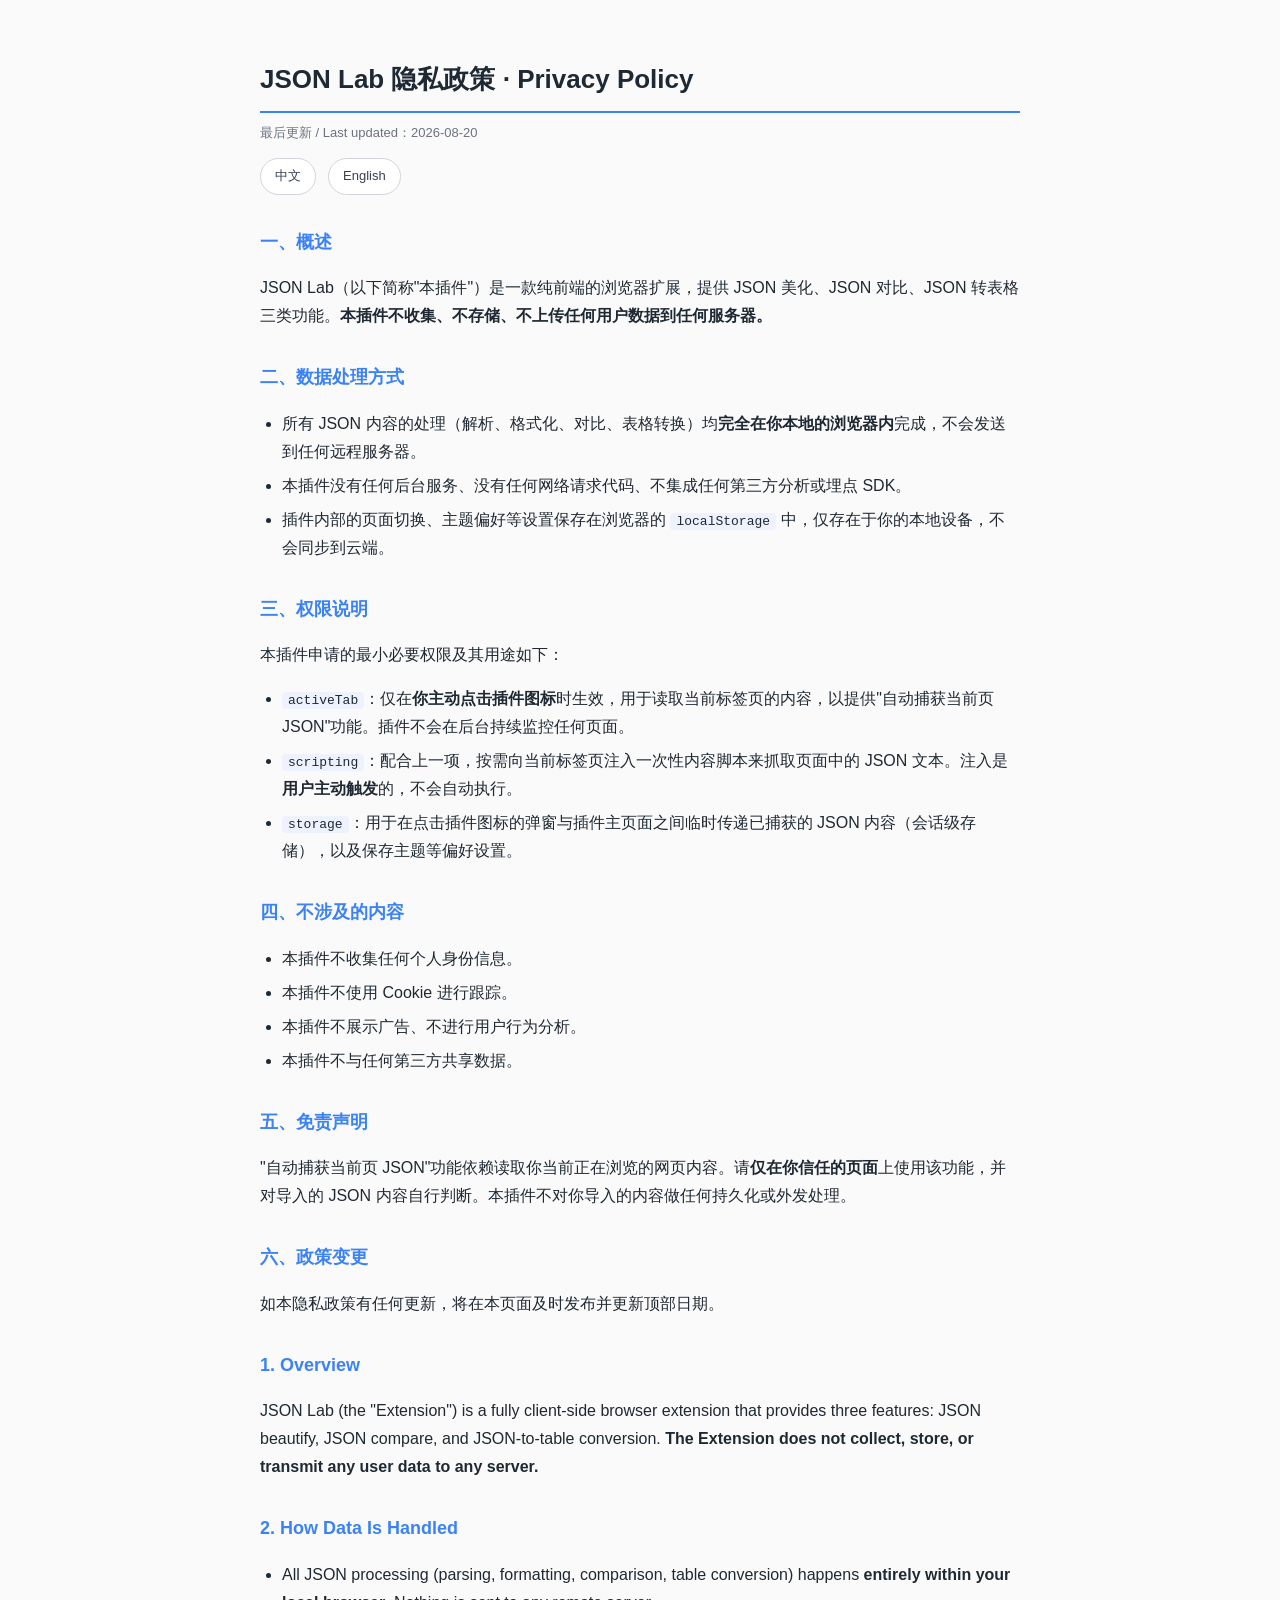
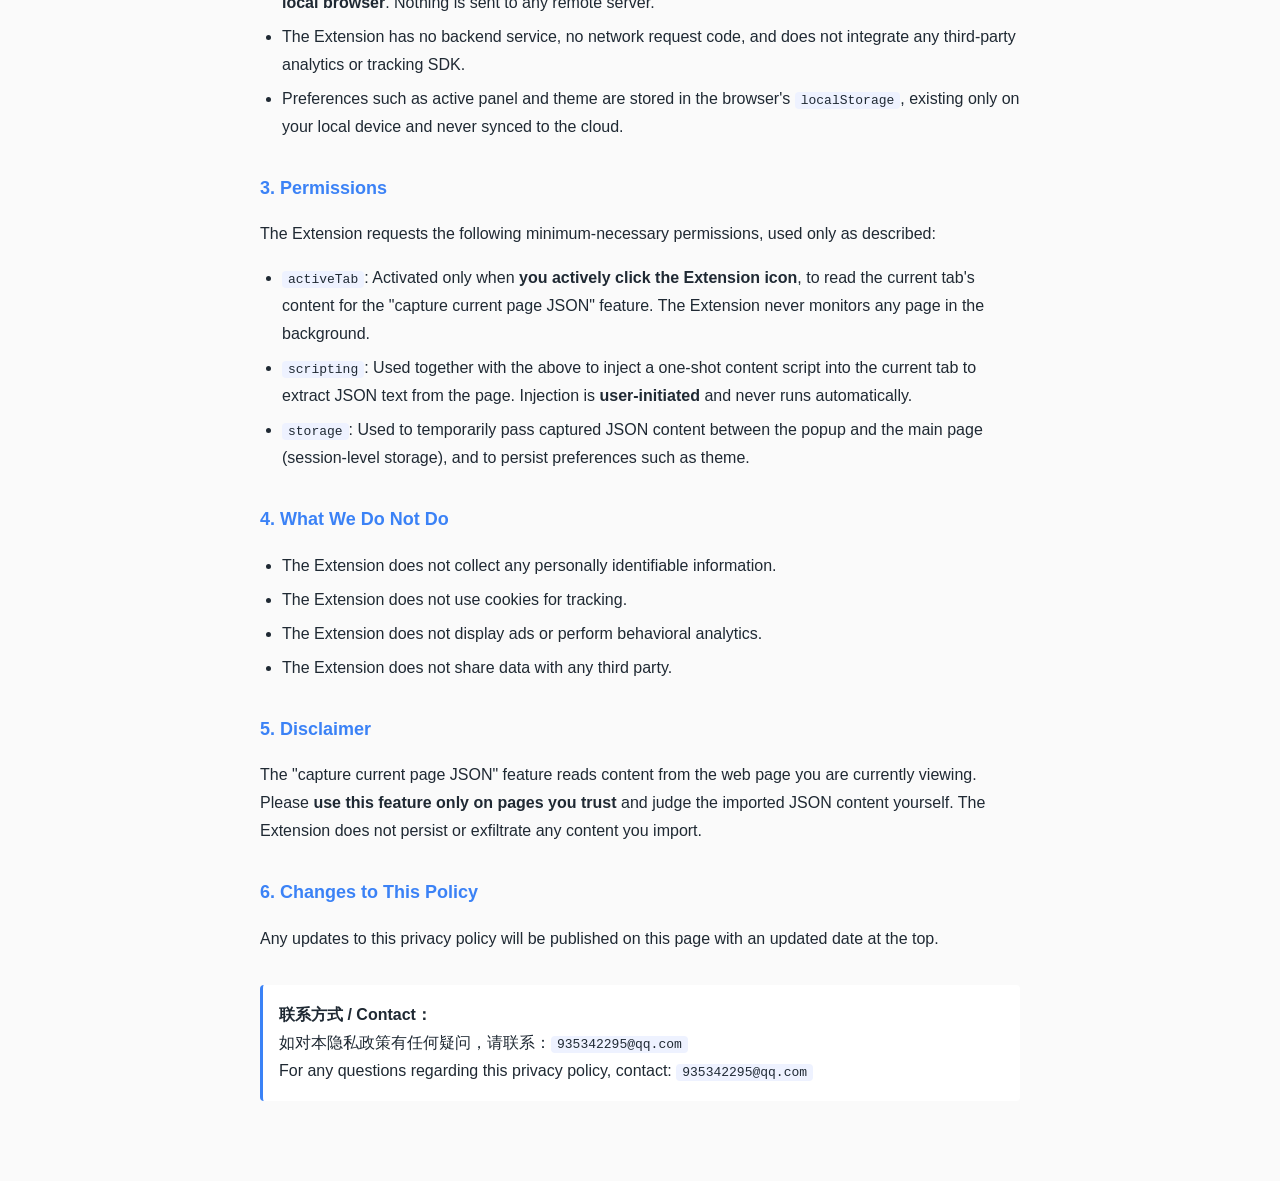
<file: docs/privacy.html>
<!DOCTYPE html>
<html lang="zh-CN">
<head>
  <meta charset="UTF-8" />
  <meta name="viewport" content="width=device-width, initial-scale=1.0" />
  <title>JSON Lab 隐私政策 · Privacy Policy</title>
  <style>
    :root { color-scheme: light dark; }
    body {
      font-family: -apple-system, BlinkMacSystemFont, "Segoe UI", "PingFang SC", "Microsoft YaHei", sans-serif;
      max-width: 760px;
      margin: 0 auto;
      padding: 40px 20px 80px;
      line-height: 1.75;
      color: #1f2933;
      background: #fafafa;
    }
    h1 { font-size: 26px; border-bottom: 2px solid #3b82f6; padding-bottom: 8px; }
    h2 { font-size: 18px; margin-top: 32px; color: #3b82f6; }
    .lang { display: flex; gap: 12px; margin-bottom: 24px; }
    .lang a {
      padding: 6px 14px;
      border-radius: 999px;
      background: #fff;
      border: 1px solid #d1d5db;
      text-decoration: none;
      color: #374151;
      font-size: 13px;
    }
    .lang a:hover { background: #3b82f6; color: #fff; border-color: #3b82f6; }
    section { margin-top: 24px; }
    .updated { color: #6b7280; font-size: 13px; margin-top: -8px; }
    ul { padding-left: 22px; }
    li { margin: 6px 0; }
    code { background: #eef2ff; padding: 1px 6px; border-radius: 4px; font-size: 13px; }
    .contact { margin-top: 32px; padding: 16px; background: #fff; border-left: 3px solid #3b82f6; border-radius: 4px; }
  </style>
</head>
<body>
  <h1>JSON Lab 隐私政策 · Privacy Policy</h1>
  <p class="updated">最后更新 / Last updated：2026-08-20</p>

  <div class="lang">
    <a href="#zh">中文</a>
    <a href="#en">English</a>
  </div>

  <section id="zh">
    <h2>一、概述</h2>
    <p>JSON Lab（以下简称"本插件"）是一款纯前端的浏览器扩展，提供 JSON 美化、JSON 对比、JSON 转表格三类功能。<strong>本插件不收集、不存储、不上传任何用户数据到任何服务器。</strong></p>

    <h2>二、数据处理方式</h2>
    <ul>
      <li>所有 JSON 内容的处理（解析、格式化、对比、表格转换）均<strong>完全在你本地的浏览器内</strong>完成，不会发送到任何远程服务器。</li>
      <li>本插件没有任何后台服务、没有任何网络请求代码、不集成任何第三方分析或埋点 SDK。</li>
      <li>插件内部的页面切换、主题偏好等设置保存在浏览器的 <code>localStorage</code> 中，仅存在于你的本地设备，不会同步到云端。</li>
    </ul>

    <h2>三、权限说明</h2>
    <p>本插件申请的最小必要权限及其用途如下：</p>
    <ul>
      <li><code>activeTab</code>：仅在<strong>你主动点击插件图标</strong>时生效，用于读取当前标签页的内容，以提供"自动捕获当前页 JSON"功能。插件不会在后台持续监控任何页面。</li>
      <li><code>scripting</code>：配合上一项，按需向当前标签页注入一次性内容脚本来抓取页面中的 JSON 文本。注入是<strong>用户主动触发</strong>的，不会自动执行。</li>
      <li><code>storage</code>：用于在点击插件图标的弹窗与插件主页面之间临时传递已捕获的 JSON 内容（会话级存储），以及保存主题等偏好设置。</li>
    </ul>

    <h2>四、不涉及的内容</h2>
    <ul>
      <li>本插件不收集任何个人身份信息。</li>
      <li>本插件不使用 Cookie 进行跟踪。</li>
      <li>本插件不展示广告、不进行用户行为分析。</li>
      <li>本插件不与任何第三方共享数据。</li>
    </ul>

    <h2>五、免责声明</h2>
    <p>"自动捕获当前页 JSON"功能依赖读取你当前正在浏览的网页内容。请<strong>仅在你信任的页面</strong>上使用该功能，并对导入的 JSON 内容自行判断。本插件不对你导入的内容做任何持久化或外发处理。</p>

    <h2>六、政策变更</h2>
    <p>如本隐私政策有任何更新，将在本页面及时发布并更新顶部日期。</p>
  </section>

  <section id="en">
    <h2>1. Overview</h2>
    <p>JSON Lab (the "Extension") is a fully client-side browser extension that provides three features: JSON beautify, JSON compare, and JSON-to-table conversion. <strong>The Extension does not collect, store, or transmit any user data to any server.</strong></p>

    <h2>2. How Data Is Handled</h2>
    <ul>
      <li>All JSON processing (parsing, formatting, comparison, table conversion) happens <strong>entirely within your local browser</strong>. Nothing is sent to any remote server.</li>
      <li>The Extension has no backend service, no network request code, and does not integrate any third-party analytics or tracking SDK.</li>
      <li>Preferences such as active panel and theme are stored in the browser's <code>localStorage</code>, existing only on your local device and never synced to the cloud.</li>
    </ul>

    <h2>3. Permissions</h2>
    <p>The Extension requests the following minimum-necessary permissions, used only as described:</p>
    <ul>
      <li><code>activeTab</code>: Activated only when <strong>you actively click the Extension icon</strong>, to read the current tab's content for the "capture current page JSON" feature. The Extension never monitors any page in the background.</li>
      <li><code>scripting</code>: Used together with the above to inject a one-shot content script into the current tab to extract JSON text from the page. Injection is <strong>user-initiated</strong> and never runs automatically.</li>
      <li><code>storage</code>: Used to temporarily pass captured JSON content between the popup and the main page (session-level storage), and to persist preferences such as theme.</li>
    </ul>

    <h2>4. What We Do Not Do</h2>
    <ul>
      <li>The Extension does not collect any personally identifiable information.</li>
      <li>The Extension does not use cookies for tracking.</li>
      <li>The Extension does not display ads or perform behavioral analytics.</li>
      <li>The Extension does not share data with any third party.</li>
    </ul>

    <h2>5. Disclaimer</h2>
    <p>The "capture current page JSON" feature reads content from the web page you are currently viewing. Please <strong>use this feature only on pages you trust</strong> and judge the imported JSON content yourself. The Extension does not persist or exfiltrate any content you import.</p>

    <h2>6. Changes to This Policy</h2>
    <p>Any updates to this privacy policy will be published on this page with an updated date at the top.</p>
  </section>

  <div class="contact">
    <strong>联系方式 / Contact：</strong><br />
    如对本隐私政策有任何疑问，请联系：<code>935342295@qq.com</code><br />
    For any questions regarding this privacy policy, contact: <code>935342295@qq.com</code>
  </div>
</body>
</html>
</file>
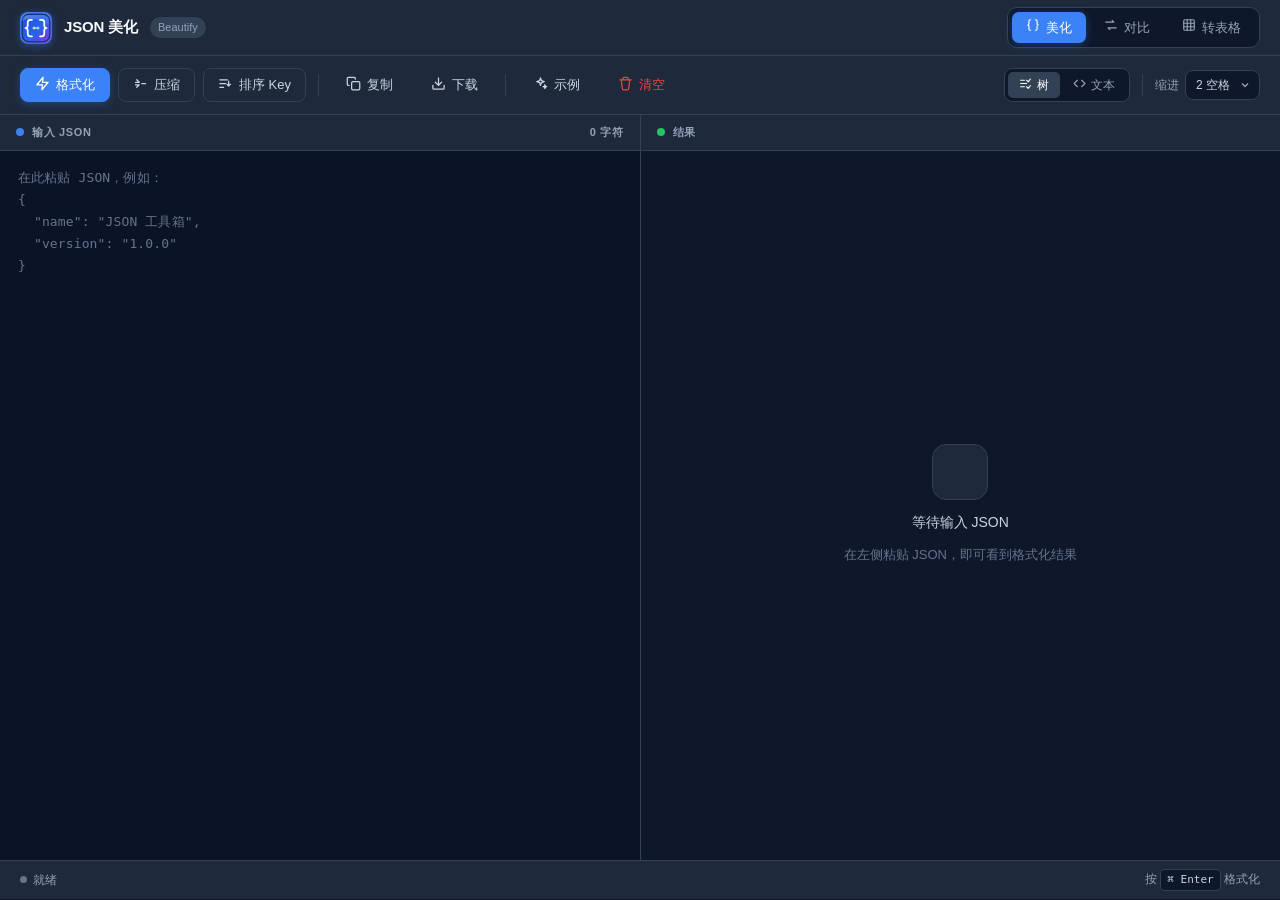
<file: pages/beautify.html>
<!DOCTYPE html>
<html lang="zh-CN">
<head>
  <meta charset="UTF-8" />
  <title>JSON 美化 · JSON Lab</title>
  <link rel="stylesheet" href="../shared/styles.css" />
</head>
<body>
  <header class="app-header">
    <div class="app-title">
      <span class="logo"><img src="../icons/json-lab-logo.svg" alt="JSON Lab" /></span>
      <span class="name">JSON 美化</span>
      <span class="badge">Beautify</span>
    </div>
    <nav class="app-tabs">
      <a href="beautify.html" class="active"><i data-icon="braces"></i>美化</a>
      <a href="compare.html"><i data-icon="arrows"></i>对比</a>
      <a href="table.html"><i data-icon="table"></i>转表格</a>
    </nav>
  </header>

  <div class="app-body">
    <div class="toolbar">
      <button class="btn primary" id="btn-format"><i data-icon="zap"></i>格式化</button>
      <button class="btn" id="btn-minify"><i data-icon="minify"></i>压缩</button>
      <button class="btn" id="btn-sort"><i data-icon="sortAsc"></i>排序 Key</button>
      <span class="divider"></span>
      <button class="btn subtle" id="btn-copy"><i data-icon="copy"></i>复制</button>
      <button class="btn subtle" id="btn-download"><i data-icon="download"></i>下载</button>
      <span class="divider"></span>
      <button class="btn subtle" id="btn-sample"><i data-icon="sparkles"></i>示例</button>
      <button class="btn subtle danger" id="btn-clear"><i data-icon="trash"></i>清空</button>
      <span class="spacer"></span>
      <div class="segmented" id="seg-view">
        <button class="seg active" data-view="tree"><i data-icon="tree"></i>树</button>
        <button class="seg" data-view="text"><i data-icon="code"></i>文本</button>
      </div>
      <span class="divider"></span>
      <label>缩进
        <select id="sel-indent">
          <option value="2">2 空格</option>
          <option value="4">4 空格</option>
          <option value="tab">Tab</option>
        </select>
      </label>
    </div>

    <div class="work-area">
      <div class="pane">
        <div class="pane-header">
          <span class="left"><span class="dot"></span>输入 JSON</span>
          <span id="input-info">0 字符</span>
        </div>
        <div class="pane-content">
          <textarea class="code-input" id="input" placeholder='在此粘贴 JSON，例如：&#10;{&#10;  "name": "JSON 工具箱",&#10;  "version": "1.0.0"&#10;}'></textarea>
        </div>
      </div>
      <div class="pane">
        <div class="pane-header">
          <span class="left"><span class="dot green"></span>结果</span>
          <span id="result-info"></span>
        </div>
        <div class="pane-content" id="result"></div>
      </div>
    </div>

    <div class="status-bar" id="status-bar">
      <span class="indicator"><span class="dot"></span><span class="label" id="status">就绪</span></span>
      <span style="margin-left:auto;">按 <span class="kbd">⌘ Enter</span> 格式化</span>
    </div>
  </div>

  <div class="toast" id="toast"></div>
  <script src="../shared/icons.js"></script>
  <script src="../shared/json-utils.js"></script>
  <script src="beautify.js"></script>
</body>
</html>
</file>
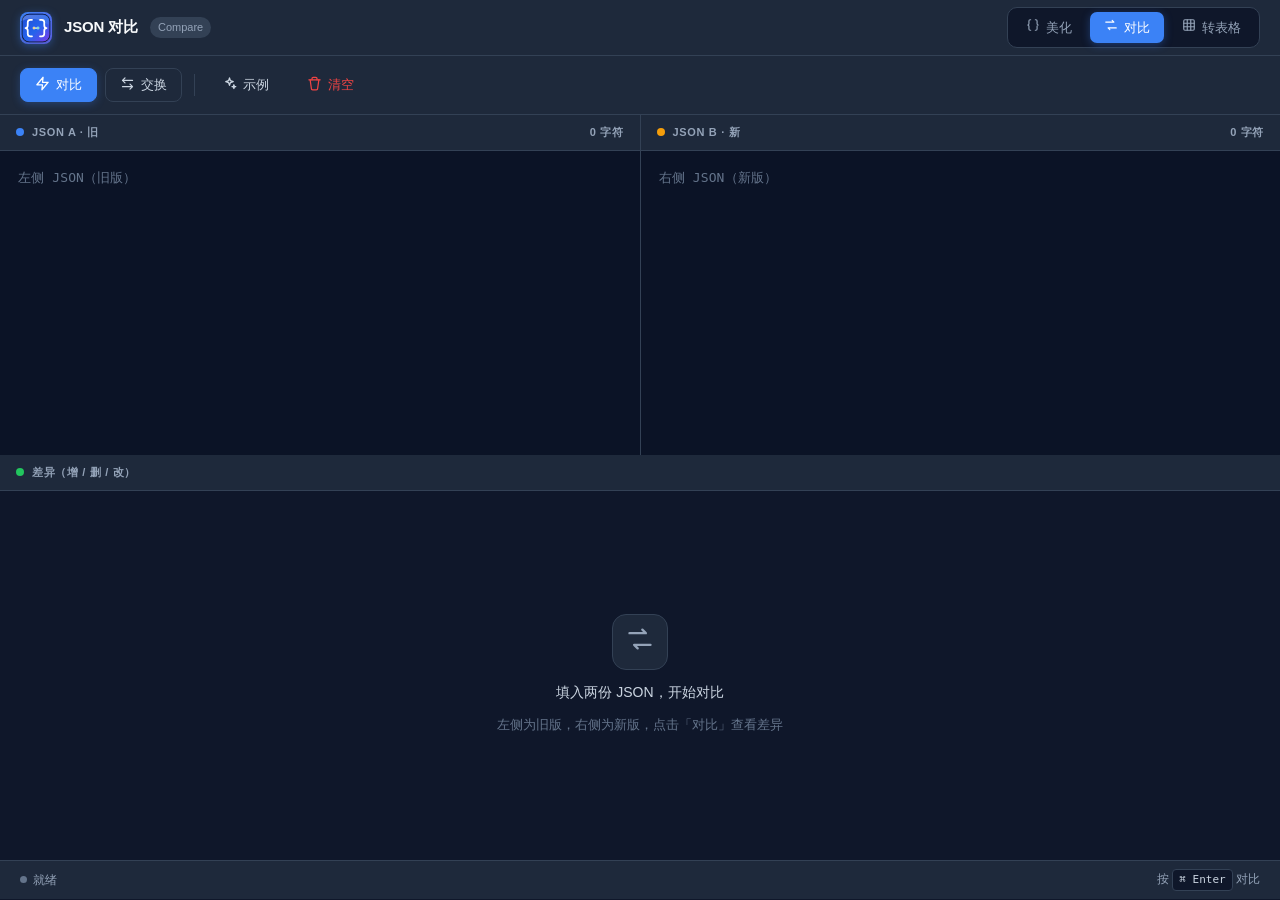
<file: pages/compare.html>
<!DOCTYPE html>
<html lang="zh-CN">
<head>
  <meta charset="UTF-8" />
  <title>JSON 对比 · JSON Lab</title>
  <link rel="stylesheet" href="../shared/styles.css" />
</head>
<body>
  <header class="app-header">
    <div class="app-title">
      <span class="logo"><img src="../icons/json-lab-logo.svg" alt="JSON Lab" /></span>
      <span class="name">JSON 对比</span>
      <span class="badge">Compare</span>
    </div>
    <nav class="app-tabs">
      <a href="beautify.html"><i data-icon="braces"></i>美化</a>
      <a href="compare.html" class="active"><i data-icon="arrows"></i>对比</a>
      <a href="table.html"><i data-icon="table"></i>转表格</a>
    </nav>
  </header>

  <div class="app-body">
    <div class="toolbar">
      <button class="btn primary" id="btn-compare"><i data-icon="zap"></i>对比</button>
      <button class="btn" id="btn-swap"><i data-icon="arrowLeftRight"></i>交换</button>
      <span class="divider"></span>
      <button class="btn subtle" id="btn-sample"><i data-icon="sparkles"></i>示例</button>
      <button class="btn subtle danger" id="btn-clear"><i data-icon="trash"></i>清空</button>
      <span class="spacer"></span>
      <div id="diff-summary"></div>
    </div>

    <div class="work-area" style="flex: 0 0 340px;">
      <div class="pane">
        <div class="pane-header">
          <span class="left"><span class="dot"></span>JSON A · 旧</span>
          <span id="info-a">0 字符</span>
        </div>
        <div class="pane-content">
          <textarea class="code-input" id="input-a" placeholder='左侧 JSON（旧版）'></textarea>
        </div>
      </div>
      <div class="pane">
        <div class="pane-header">
          <span class="left"><span class="dot amber"></span>JSON B · 新</span>
          <span id="info-b">0 字符</span>
        </div>
        <div class="pane-content">
          <textarea class="code-input" id="input-b" placeholder='右侧 JSON（新版）'></textarea>
        </div>
      </div>
    </div>

    <div style="flex:1; display:flex; flex-direction:column; min-height:0;">
      <div class="pane-header">
        <span class="left"><span class="dot green"></span>差异（增 / 删 / 改）</span>
        <span id="diff-count"></span>
      </div>
      <div class="pane-content" id="result"></div>
    </div>

    <div class="status-bar" id="status-bar">
      <span class="indicator"><span class="dot"></span><span class="label" id="status">就绪</span></span>
      <span style="margin-left:auto;">按 <span class="kbd">⌘ Enter</span> 对比</span>
    </div>
  </div>

  <div class="toast" id="toast"></div>
  <script src="../shared/icons.js"></script>
  <script src="../shared/json-utils.js"></script>
  <script src="compare.js"></script>
</body>
</html>
</file>
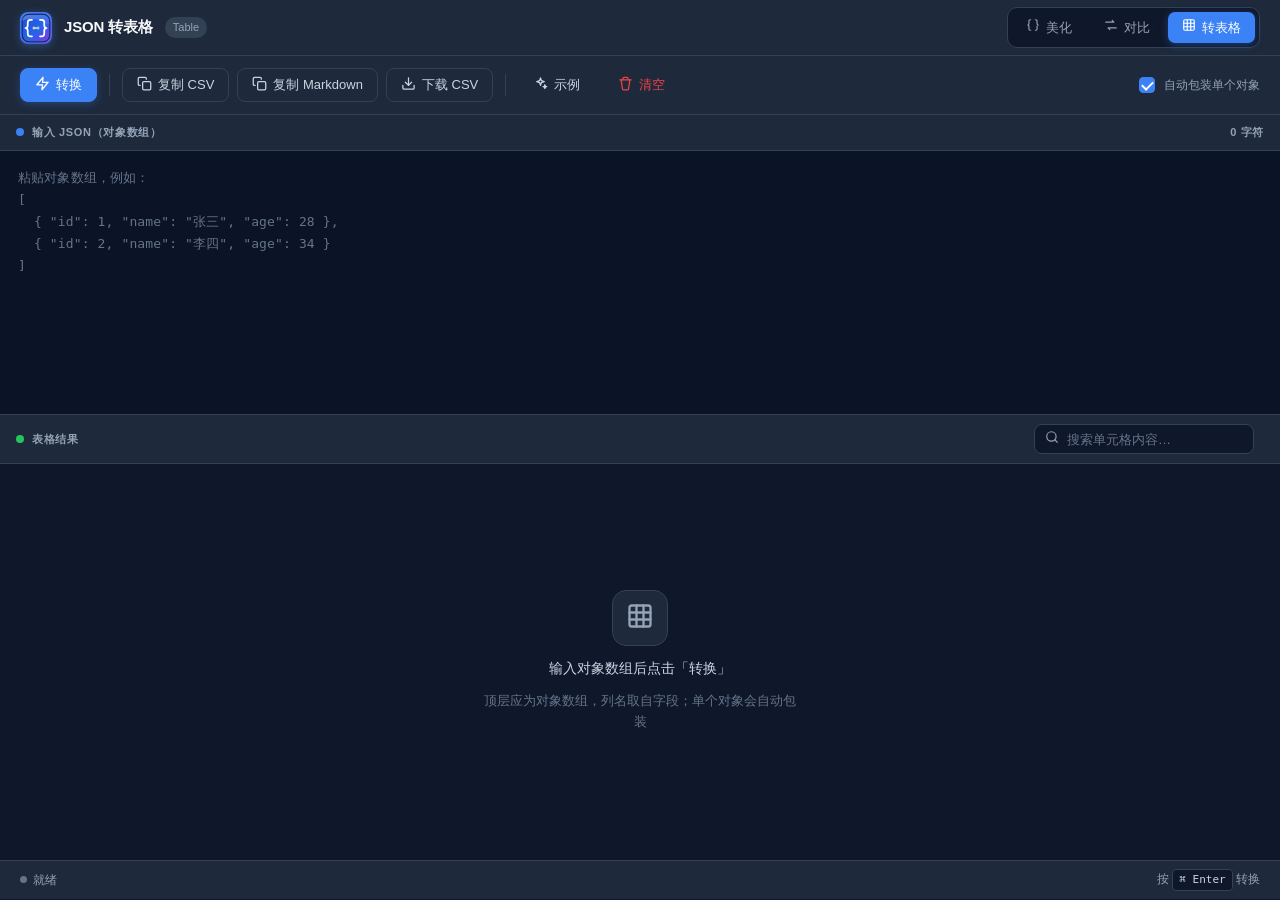
<file: pages/table.html>
<!DOCTYPE html>
<html lang="zh-CN">
<head>
  <meta charset="UTF-8" />
  <title>JSON 转表格 · JSON Lab</title>
  <link rel="stylesheet" href="../shared/styles.css" />
</head>
<body>
  <header class="app-header">
    <div class="app-title">
      <span class="logo"><img src="../icons/json-lab-logo.svg" alt="JSON Lab" /></span>
      <span class="name">JSON 转表格</span>
      <span class="badge">Table</span>
    </div>
    <nav class="app-tabs">
      <a href="beautify.html"><i data-icon="braces"></i>美化</a>
      <a href="compare.html"><i data-icon="arrows"></i>对比</a>
      <a href="table.html" class="active"><i data-icon="table"></i>转表格</a>
    </nav>
  </header>

  <div class="app-body">
    <div class="toolbar">
      <button class="btn primary" id="btn-convert"><i data-icon="zap"></i>转换</button>
      <span class="divider"></span>
      <button class="btn" id="btn-csv"><i data-icon="copy"></i>复制 CSV</button>
      <button class="btn" id="btn-md"><i data-icon="copy"></i>复制 Markdown</button>
      <button class="btn" id="btn-download"><i data-icon="download"></i>下载 CSV</button>
      <span class="divider"></span>
      <button class="btn subtle" id="btn-sample"><i data-icon="sparkles"></i>示例</button>
      <button class="btn subtle danger" id="btn-clear"><i data-icon="trash"></i>清空</button>
      <span class="spacer"></span>
      <label><input type="checkbox" class="checkbox" id="chk-wrap" checked />自动包装单个对象</label>
    </div>

    <div style="display:flex; flex-direction:column; flex: 0 0 300px; border-bottom:1px solid var(--border-strong);">
      <div class="pane-header">
        <span class="left"><span class="dot"></span>输入 JSON（对象数组）</span>
        <span id="input-info">0 字符</span>
      </div>
      <div style="flex:1; position:relative;">
        <textarea class="code-input" id="input" placeholder='粘贴对象数组，例如：&#10;[&#10;  { "id": 1, "name": "张三", "age": 28 },&#10;  { "id": 2, "name": "李四", "age": 34 }&#10;]'></textarea>
      </div>
    </div>

    <div style="flex:1; display:flex; flex-direction:column; min-height:0;">
      <div class="pane-header">
        <span class="left"><span class="dot green"></span>表格结果</span>
        <div style="display:flex; align-items:center; gap:10px; text-transform:none; letter-spacing:0;">
          <div class="search-box" id="search-box">
            <i data-icon="search"></i>
            <input type="text" id="search-input" placeholder="搜索单元格内容…" autocomplete="off" />
            <button class="clear-btn" id="search-clear" title="清除"><i data-icon="x"></i></button>
            <span class="match-count" id="match-count" style="display:none;"></span>
          </div>
          <span id="result-info"></span>
        </div>
      </div>
      <div class="pane-content" id="result"></div>
    </div>

    <div class="status-bar" id="status-bar">
      <span class="indicator"><span class="dot"></span><span class="label" id="status">就绪</span></span>
      <span style="margin-left:auto;">按 <span class="kbd">⌘ Enter</span> 转换</span>
    </div>
  </div>

  <div class="toast" id="toast"></div>
  <script src="../shared/icons.js"></script>
  <script src="../shared/json-utils.js"></script>
  <script src="../shared/table-utils.js"></script>
  <script src="table.js"></script>
</body>
</html>
</file>
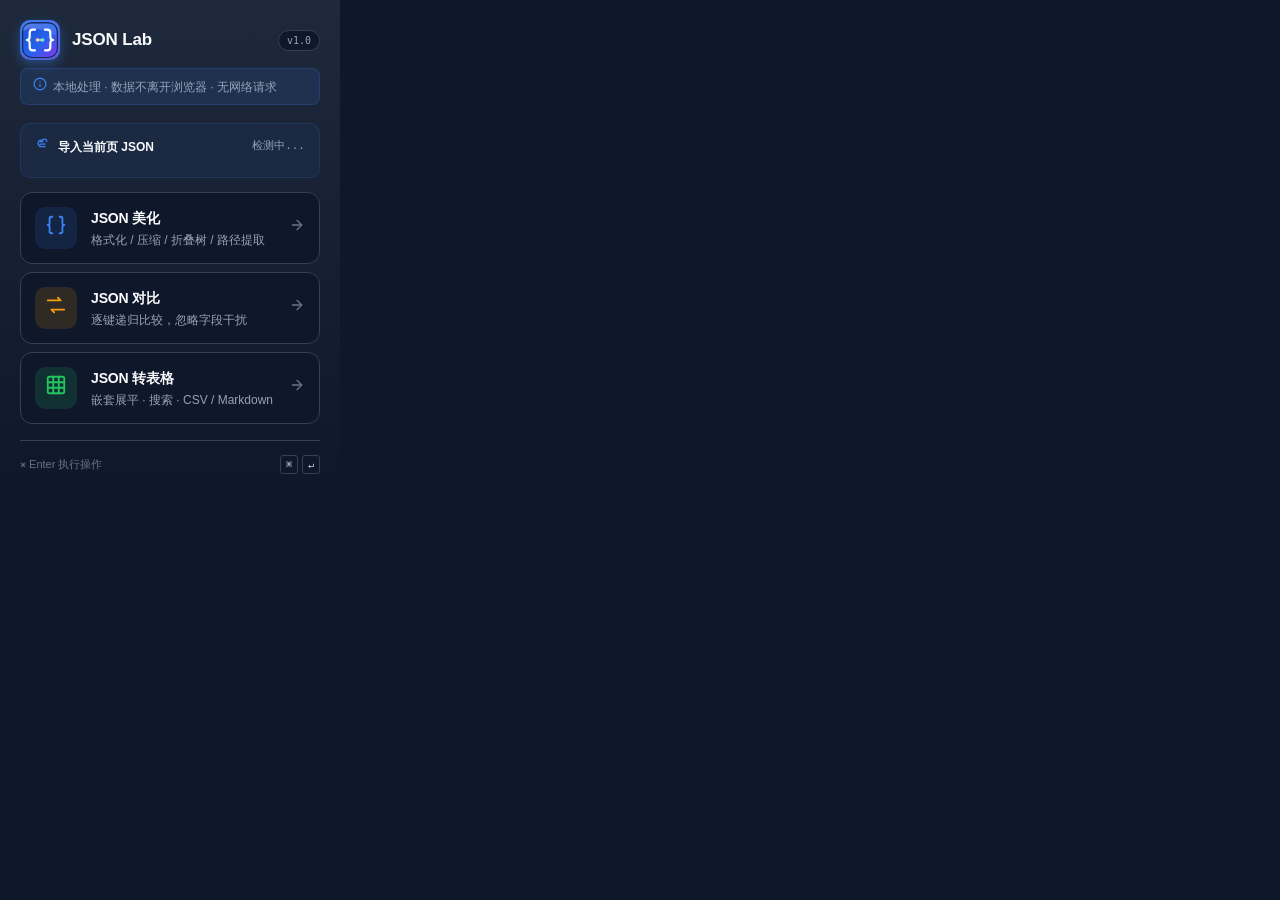
<file: popup/popup.html>
<!DOCTYPE html>
<html lang="zh-CN">
<head>
  <meta charset="UTF-8" />
  <meta name="viewport" content="width=device-width, initial-scale=1.0" />
  <title>JSON 工具箱</title>
  <link rel="stylesheet" href="../shared/styles.css" />
  <style>
    body {
      width: 340px;
      overflow: hidden;
    }
    .popup-wrap {
      padding: 20px;
      background: linear-gradient(180deg, var(--bg-elev) 0%, var(--bg) 100%);
    }
    .popup-head {
      display: flex;
      align-items: center;
      gap: 12px;
      margin-bottom: 6px;
    }
    .popup-head .logo {
      width: 40px;
      height: 40px;
      border-radius: 10px;
      background: linear-gradient(135deg, var(--primary), #6366f1);
      display: inline-flex;
      align-items: center;
      justify-content: center;
      color: #fff;
      box-shadow: 0 4px 12px rgba(59, 130, 246, 0.4);
    }
    .popup-head .logo svg { width: 22px; height: 22px; }
    .popup-head .logo img { width: 40px; height: 40px; border-radius: 10px; display: block; }
    .popup-head .name {
      font-size: 17px;
      font-weight: 700;
      letter-spacing: -0.01em;
      color: var(--text);
    }
    .popup-head .ver {
      font-size: 10px;
      color: var(--text-mute);
      padding: 2px 8px;
      background: var(--bg);
      border: 1px solid var(--border-strong);
      border-radius: 999px;
      margin-left: auto;
      font-family: var(--mono);
      font-weight: 500;
    }
    .popup-sub {
      display: flex;
      align-items: center;
      gap: 6px;
      font-size: 12px;
      color: var(--text-mute);
      margin: 8px 0 18px;
      padding: 8px 12px;
      background: var(--primary-soft);
      border-radius: var(--radius);
      border: 1px solid rgba(59, 130, 246, 0.2);
    }
    .popup-sub svg { width: 14px; height: 14px; color: var(--primary); }

    /* —— 当前页 JSON 捕获 —— */
    .capture-section {
      margin: 0 0 14px;
      padding: 12px 14px;
      background: rgba(59, 130, 246, 0.06);
      border: 1px solid rgba(59, 130, 246, 0.15);
      border-radius: 10px;
    }
    .capture-header {
      display: flex;
      align-items: center;
      gap: 8px;
      margin-bottom: 8px;
    }
    .capture-header svg { width: 15px; height: 15px; color: var(--primary); }
    .capture-title { font-size: 12px; font-weight: 600; color: var(--text); flex: 1; }
    .capture-status {
      font-size: 11px;
      color: var(--text-mute);
      font-family: 'JetBrains Mono', monospace;
    }
    .capture-list { display: flex; flex-direction: column; gap: 6px; max-height: 180px; overflow-y: auto; }
    .capture-item {
      display: flex;
      align-items: center;
      gap: 8px;
      padding: 8px 10px;
      border: 1px solid var(--border);
      border-radius: 7px;
      cursor: pointer;
      transition: all 180ms;
      background: var(--bg-elev);
    }
    .capture-item:hover {
      border-color: var(--primary);
      background: rgba(59, 130, 246, 0.08);
    }
    .ci-badge {
      font-size: 10px;
      padding: 1px 6px;
      border-radius: 4px;
      background: rgba(59, 130, 246, 0.15);
      color: var(--primary);
      flex-shrink: 0;
      font-family: 'JetBrains Mono', monospace;
    }
    .ci-preview {
      flex: 1;
      font-size: 11px;
      color: var(--text-soft);
      font-family: 'JetBrains Mono', monospace;
      white-space: nowrap;
      overflow: hidden;
      text-overflow: ellipsis;
      min-width: 0;
    }
    .ci-meta {
      font-size: 10px;
      color: var(--text-dim);
      flex-shrink: 0;
    }

    .menu-list { display: flex; flex-direction: column; gap: 8px; }

    .menu-item {
      display: flex;
      align-items: center;
      gap: 14px;
      padding: 14px;
      border: 1px solid var(--border-strong);
      border-radius: var(--radius-lg);
      cursor: pointer;
      transition: var(--transition);
      text-decoration: none;
      color: var(--text);
      background: var(--bg);
      position: relative;
      overflow: hidden;
    }
    .menu-item::before {
      content: '';
      position: absolute;
      left: 0; top: 0; bottom: 0;
      width: 3px;
      background: var(--accent, var(--primary));
      opacity: 0;
      transition: var(--transition);
    }
    .menu-item:hover {
      border-color: var(--accent, var(--primary));
      background: var(--bg-elev);
      transform: translateX(2px);
      box-shadow: var(--shadow);
    }
    .menu-item:hover::before { opacity: 1; }

    .menu-item .icon {
      width: 42px;
      height: 42px;
      border-radius: 10px;
      display: inline-flex;
      align-items: center;
      justify-content: center;
      flex-shrink: 0;
      background: var(--icon-bg, var(--primary-soft));
      color: var(--accent, var(--primary));
      transition: var(--transition);
    }
    .menu-item:hover .icon { transform: scale(1.05); }
    .menu-item .icon svg { width: 22px; height: 22px; }

    .menu-item.b1 { --accent: var(--primary); --icon-bg: var(--primary-soft); }
    .menu-item.b2 { --accent: var(--warning); --icon-bg: var(--warning-soft); }
    .menu-item.b3 { --accent: var(--success); --icon-bg: var(--success-soft); }

    .menu-item .meta { flex: 1; min-width: 0; }
    .menu-item .meta .t {
      font-size: 14px;
      font-weight: 600;
      color: var(--text);
      letter-spacing: -0.01em;
    }
    .menu-item .meta .d {
      font-size: 12px;
      color: var(--text-mute);
      margin-top: 3px;
      line-height: 1.4;
    }
    .menu-item .arrow {
      color: var(--text-dim);
      transition: var(--transition);
      display: inline-flex;
    }
    .menu-item .arrow svg { width: 16px; height: 16px; }
    .menu-item:hover .arrow {
      color: var(--accent, var(--primary));
      transform: translateX(3px);
    }

    .popup-foot {
      display: flex;
      align-items: center;
      justify-content: space-between;
      margin-top: 16px;
      padding-top: 14px;
      border-top: 1px solid var(--border-strong);
      font-size: 11px;
      color: var(--text-dim);
    }
    .popup-foot .kbd {
      display: inline-flex;
      align-items: center;
      gap: 4px;
    }
    .popup-foot kbd {
      display: inline-block;
      padding: 1px 5px;
      background: var(--bg);
      border: 1px solid var(--border-strong);
      border-radius: 3px;
      font-family: var(--mono);
      font-size: 10px;
      color: var(--text-soft);
    }
  </style>
</head>
<body>
  <div class="popup-wrap">
    <div class="popup-head">
      <span class="logo"><img src="../icons/json-lab-logo.svg" alt="JSON Lab" /></span>
      <span class="name">JSON Lab</span>
      <span class="ver">v1.0</span>
    </div>
    <div class="popup-sub">
      <i data-icon="info"></i>
      <span>本地处理 · 数据不离开浏览器 · 无网络请求</span>
    </div>

    <div class="capture-section" id="capture-section">
      <div class="capture-header">
        <i data-icon="downloadCloud"></i>
        <span class="capture-title">导入当前页 JSON</span>
        <span class="capture-status" id="capture-status">检测中...</span>
      </div>
      <div class="capture-list" id="capture-list"></div>
    </div>

    <div class="menu-list">
      <a class="menu-item b1" href="#" data-page="beautify">
        <span class="icon"><i data-icon="braces"></i></span>
        <span class="meta">
          <div class="t">JSON 美化</div>
          <div class="d">格式化 / 压缩 / 折叠树 / 路径提取</div>
        </span>
        <span class="arrow"><i data-icon="arrowRight"></i></span>
      </a>

      <a class="menu-item b2" href="#" data-page="compare">
        <span class="icon"><i data-icon="arrows"></i></span>
        <span class="meta">
          <div class="t">JSON 对比</div>
          <div class="d">逐键递归比较，忽略字段干扰</div>
        </span>
        <span class="arrow"><i data-icon="arrowRight"></i></span>
      </a>

      <a class="menu-item b3" href="#" data-page="table">
        <span class="icon"><i data-icon="table"></i></span>
        <span class="meta">
          <div class="t">JSON 转表格</div>
          <div class="d">嵌套展平 · 搜索 · CSV / Markdown</div>
        </span>
        <span class="arrow"><i data-icon="arrowRight"></i></span>
      </a>
    </div>

    <div class="popup-foot">
      <span>⌘ Enter 执行操作</span>
      <span class="kbd"><kbd>⌘</kbd><kbd>↵</kbd></span>
    </div>
  </div>

  <script src="../shared/icons.js"></script>
  <script src="popup.js"></script>
</body>
</html>
</file>
<file: shared/styles.css>
/* ============================================================
 * JSON 工具箱 · 公共样式（深色开发者主题）
 * 设计灵感：VS Code / Linear / Raycast
 * 字体：系统字体（Inter 兜底）+ 等宽字体用于代码
 * ============================================================ */

:root {
  /* —— 表面 —— */
  --bg: #0f172a;             /* slate-900 */
  --bg-elev: #1e293b;        /* slate-800 */
  --bg-elev-2: #334155;      /* slate-700 */
  --bg-panel: #111c33;       /* 比 bg 略深的内嵌面板 */
  --bg-input: #0b1326;       /* 输入区域更深，强化层级 */

  /* —— 文字 —— */
  --text: #f8fafc;           /* slate-50 */
  --text-soft: #cbd5e1;      /* slate-300 */
  --text-mute: #94a3b8;      /* slate-400 */
  --text-dim: #64748b;       /* slate-500 */

  /* —— 边框 —— */
  --border: #1e293b;         /* slate-800 */
  --border-soft: #1e293b;
  --border-strong: #334155;  /* slate-700 */
  --border-focus: #3b82f6;

  /* —— 主色（蓝） —— */
  --primary: #3b82f6;        /* blue-500 */
  --primary-hover: #60a5fa;  /* blue-400 */
  --primary-active: #2563eb; /* blue-600 */
  --primary-soft: rgba(59, 130, 246, 0.12);
  --primary-ring: rgba(59, 130, 246, 0.35);
  --table-head-bg: #223451;  /* 实心表头色：primary-soft 叠加 bg-elev，滚动不透底 */
  --table-head-filtered-bg: #24406b; /* 有活跃筛选时的表头实心色 */

  /* —— 语义色 —— */
  --success: #22c55e;
  --success-soft: rgba(34, 197, 94, 0.14);
  --warning: #f59e0b;
  --warning-soft: rgba(245, 158, 11, 0.14);
  --danger: #ef4444;
  --danger-soft: rgba(239, 68, 68, 0.14);
  --info: #06b6d4;
  --info-soft: rgba(6, 182, 212, 0.14);

  /* —— 语法高亮（深色友好） —— */
  --syn-key: #7dd3fc;        /* sky-300 */
  --syn-str: #86efac;        /* green-300 */
  --syn-num: #fbbf24;        /* amber-400 */
  --syn-bool: #c084fc;       /* purple-400 */
  --syn-null: #64748b;       /* slate-500 */
  --syn-punct: #94a3b8;      /* slate-400 */

  /* —— 字体 —— */
  --sans: 'Inter', -apple-system, BlinkMacSystemFont, 'Segoe UI', 'PingFang SC',
    'Microsoft YaHei', sans-serif;
  --mono: 'JetBrains Mono', 'SF Mono', 'Fira Code', Menlo, Consolas, monospace;

  /* —— 圆角 / 阴影 / 动效 —— */
  --radius-sm: 4px;
  --radius: 8px;
  --radius-lg: 12px;
  --shadow-sm: 0 1px 2px rgba(0, 0, 0, 0.3);
  --shadow: 0 4px 16px rgba(0, 0, 0, 0.35);
  --shadow-lg: 0 12px 32px rgba(0, 0, 0, 0.45);
  --transition: 180ms cubic-bezier(0.4, 0, 0.2, 1);
}

/* ============================================================
 * 浅色主题（data-theme="light"）
 * ============================================================ */
[data-theme='light'] {
  /* —— 表面 —— */
  --bg: #ffffff;
  --bg-elev: #f8fafc;          /* slate-50 */
  --bg-elev-2: #e2e8f0;        /* slate-200 */
  --bg-panel: #f1f5f9;         /* slate-100 */
  --bg-input: #ffffff;

  /* —— 文字 —— */
  --text: #0f172a;             /* slate-900 */
  --text-soft: #334155;        /* slate-700 */
  --text-mute: #64748b;        /* slate-500 */
  --text-dim: #94a3b8;         /* slate-400 */

  /* —— 边框 —— */
  --border: #e2e8f0;           /* slate-200 */
  --border-soft: #e2e8f0;
  --border-strong: #cbd5e1;    /* slate-300 */
  --border-focus: #3b82f6;

  /* —— 主色（保持蓝） —— */
  --primary: #2563eb;          /* blue-600，浅色下加深保证对比 */
  --primary-hover: #3b82f6;    /* blue-500 */
  --primary-active: #1d4ed8;   /* blue-700 */
  --primary-soft: rgba(37, 99, 235, 0.08);
  --primary-ring: rgba(37, 99, 235, 0.2);
  --table-head-bg: #e7eefb;    /* 实心表头色：primary-soft 叠加 bg-elev */
  --table-head-filtered-bg: #d8e5fb; /* 有活跃筛选时的表头实心色 */

  /* —— 语义色（浅色下加深） —— */
  --success: #16a34a;
  --success-soft: rgba(22, 163, 74, 0.1);
  --warning: #d97706;
  --warning-soft: rgba(217, 119, 6, 0.1);
  --danger: #dc2626;
  --danger-soft: rgba(220, 38, 38, 0.08);
  --info: #0891b2;
  --info-soft: rgba(8, 145, 178, 0.1);

  /* —— 语法高亮（浅色友好） —— */
  --syn-key: #2563eb;          /* blue-600 */
  --syn-str: #16a34a;          /* green-600 */
  --syn-num: #c2410c;          /* orange-700 */
  --syn-bool: #9333ea;         /* purple-600 */
  --syn-null: #94a3b8;         /* slate-400 */
  --syn-punct: #64748b;        /* slate-500 */

  /* —— 阴影（浅色下更柔和） —— */
  --shadow-sm: 0 1px 2px rgba(15, 23, 42, 0.06);
  --shadow: 0 4px 16px rgba(15, 23, 42, 0.1);
  --shadow-lg: 0 12px 32px rgba(15, 23, 42, 0.14);
}

* {
  box-sizing: border-box;
}

html,
body {
  margin: 0;
  padding: 0;
  height: 100%;
  font-family: var(--sans);
  font-size: 14px;
  line-height: 1.5;
  color: var(--text);
  background: var(--bg);
  -webkit-font-smoothing: antialiased;
  -moz-osx-font-smoothing: grayscale;
}

::selection {
  background: var(--primary-ring);
  color: var(--text);
}

/* ============================================================
 * 顶部导航
 * ============================================================ */
.app-header {
  display: flex;
  align-items: center;
  justify-content: space-between;
  height: 56px;
  padding: 0 20px;
  background: var(--bg-elev);
  border-bottom: 1px solid var(--border-strong);
  flex-shrink: 0;
  position: relative;
}

.app-title {
  display: flex;
  align-items: center;
  gap: 12px;
}

.app-title .logo {
  width: 32px;
  height: 32px;
  border-radius: 8px;
  background: linear-gradient(135deg, var(--primary), #6366f1);
  display: inline-flex;
  align-items: center;
  justify-content: center;
  color: #fff;
  box-shadow: 0 2px 8px rgba(59, 130, 246, 0.4);
}

.app-title .logo svg {
  width: 18px;
  height: 18px;
}

.app-title .logo img {
  width: 32px;
  height: 32px;
  border-radius: 8px;
  display: block;
}

.app-title .name {
  font-size: 15px;
  font-weight: 600;
  letter-spacing: -0.01em;
}

.app-title .badge {
  font-size: 11px;
  padding: 2px 8px;
  background: var(--bg-elev-2);
  border-radius: 999px;
  color: var(--text-mute);
  font-weight: 500;
}

.app-tabs {
  display: flex;
  gap: 4px;
  background: var(--bg);
  padding: 4px;
  border-radius: 10px;
  border: 1px solid var(--border-strong);
}

.app-tabs a {
  display: inline-flex;
  align-items: center;
  gap: 6px;
  padding: 6px 14px;
  border-radius: 7px;
  text-decoration: none;
  color: var(--text-mute);
  font-size: 13px;
  font-weight: 500;
  cursor: pointer;
  transition: var(--transition);
}

.app-tabs a svg {
  width: 14px;
  height: 14px;
}

.app-tabs a:hover {
  color: var(--text);
  background: var(--bg-elev);
}

.app-tabs a.active {
  background: var(--primary);
  color: #fff;
  box-shadow: 0 2px 8px rgba(59, 130, 246, 0.35);
}

/* ============================================================
 * 按钮
 * ============================================================ */
.btn {
  display: inline-flex;
  align-items: center;
  justify-content: center;
  gap: 6px;
  height: 34px;
  padding: 0 14px;
  border: 1px solid var(--border-strong);
  background: var(--bg-elev);
  color: var(--text-soft);
  border-radius: var(--radius);
  font-size: 13px;
  font-weight: 500;
  font-family: inherit;
  cursor: pointer;
  transition: var(--transition);
  user-select: none;
  white-space: nowrap;
}

.btn svg {
  width: 15px;
  height: 15px;
  flex-shrink: 0;
}

.btn:hover {
  background: var(--bg-elev-2);
  color: var(--text);
  border-color: #475569;
}

.btn:active {
  transform: translateY(1px);
}

.btn.primary {
  background: var(--primary);
  border-color: var(--primary);
  color: #fff;
  box-shadow: 0 2px 8px rgba(59, 130, 246, 0.3);
}

.btn.primary:hover {
  background: var(--primary-hover);
  border-color: var(--primary-hover);
  color: #fff;
  box-shadow: 0 4px 12px rgba(59, 130, 246, 0.45);
}

.btn.primary:active {
  background: var(--primary-active);
}

.btn.subtle {
  border-color: transparent;
  background: transparent;
}

.btn.subtle:hover {
  background: var(--bg-elev);
  border-color: var(--border-strong);
  color: var(--text);
}

.btn.danger {
  color: var(--danger);
}

.btn.danger:hover {
  background: var(--danger-soft);
  border-color: var(--danger);
  color: var(--danger);
}

.btn:disabled {
  opacity: 0.45;
  cursor: not-allowed;
}

.btn.small {
  height: 28px;
  padding: 0 10px;
  font-size: 12px;
}

.btn.icon-only {
  width: 34px;
  padding: 0;
}

/* —— 分段控件（按钮组）—— */
.segmented {
  display: inline-flex;
  background: var(--bg);
  border: 1px solid var(--border-strong);
  border-radius: var(--radius);
  padding: 3px;
  gap: 2px;
}

.segmented .seg {
  display: inline-flex;
  align-items: center;
  gap: 5px;
  height: 26px;
  padding: 0 11px;
  border-radius: 5px;
  color: var(--text-mute);
  font-size: 12px;
  font-weight: 500;
  cursor: pointer;
  border: none;
  background: transparent;
  transition: var(--transition);
  font-family: inherit;
}

.segmented .seg svg {
  width: 13px;
  height: 13px;
}

.segmented .seg:hover {
  color: var(--text);
}

.segmented .seg.active {
  background: var(--bg-elev-2);
  color: var(--text);
}

/* ============================================================
 * 工具条
 * ============================================================ */
.toolbar {
  display: flex;
  align-items: center;
  gap: 8px;
  padding: 12px 20px;
  background: var(--bg-elev);
  border-bottom: 1px solid var(--border-strong);
  flex-wrap: wrap;
  flex-shrink: 0;
}

.toolbar .spacer {
  flex: 1;
}

.toolbar .divider {
  width: 1px;
  height: 22px;
  background: var(--border-strong);
  margin: 0 4px;
}

.toolbar select {
  height: 30px;
  padding: 0 28px 0 10px;
  border: 1px solid var(--border-strong);
  border-radius: var(--radius);
  font-size: 12px;
  background-color: var(--bg);
  background-image: url("data:image/svg+xml,%3Csvg xmlns='http://www.w3.org/2000/svg' width='12' height='12' viewBox='0 0 24 24' fill='none' stroke='%2394a3b8' stroke-width='2.5'%3E%3Cpath d='m6 9 6 6 6-6'/%3E%3C/svg%3E");
  background-repeat: no-repeat;
  background-position: right 8px center;
  color: var(--text-soft);
  cursor: pointer;
  appearance: none;
  font-family: inherit;
}

.toolbar select:hover {
  border-color: #475569;
}

.toolbar label {
  display: inline-flex;
  align-items: center;
  gap: 6px;
  color: var(--text-mute);
  font-size: 12px;
  cursor: pointer;
  user-select: none;
}

.toolbar label:hover {
  color: var(--text-soft);
}

.toolbar input[type='number'] {
  width: 64px;
  height: 30px;
  padding: 0 8px;
  border: 1px solid var(--border-strong);
  border-radius: var(--radius);
  font-size: 12px;
  background: var(--bg);
  color: var(--text);
  font-family: inherit;
}

/* ============================================================
 * 主体布局
 * ============================================================ */
.app-body {
  display: flex;
  flex-direction: column;
  height: calc(100vh - 57px);
}

.work-area {
  flex: 1;
  display: flex;
  overflow: hidden;
  min-height: 0;
}

.pane {
  flex: 1;
  display: flex;
  flex-direction: column;
  min-width: 0;
  border-right: 1px solid var(--border-strong);
  background: var(--bg);
}

.pane:last-child {
  border-right: none;
}

.pane-header {
  display: flex;
  align-items: center;
  justify-content: space-between;
  padding: 9px 16px;
  background: var(--bg-elev);
  border-bottom: 1px solid var(--border-strong);
  font-size: 11px;
  font-weight: 600;
  letter-spacing: 0.06em;
  text-transform: uppercase;
  color: var(--text-mute);
  flex-shrink: 0;
}

.pane-header .left {
  display: inline-flex;
  align-items: center;
  gap: 8px;
}

.pane-header .left .dot {
  width: 8px;
  height: 8px;
  border-radius: 50%;
  background: var(--primary);
}

.pane-header .left .dot.green { background: var(--success); }
.pane-header .left .dot.amber { background: var(--warning); }

.pane-content {
  flex: 1;
  overflow: auto;
  position: relative;
  min-height: 0;
}

/* ============================================================
 * 输入框
 * ============================================================ */
.code-input {
  width: 100%;
  height: 100%;
  border: none;
  outline: none;
  resize: none;
  padding: 16px 18px;
  font-family: var(--mono);
  font-size: 13px;
  line-height: 1.7;
  background: var(--bg-input);
  color: var(--text);
  tab-size: 2;
  letter-spacing: 0.01em;
}

.code-input::placeholder {
  color: var(--text-dim);
}

.code-input:focus {
  outline: none;
}

/* ============================================================
 * 状态栏
 * ============================================================ */
.status-bar {
  display: flex;
  align-items: center;
  gap: 12px;
  padding: 8px 20px;
  border-top: 1px solid var(--border-strong);
  background: var(--bg-elev);
  font-size: 12px;
  color: var(--text-mute);
  flex-shrink: 0;
}

.status-bar .indicator {
  display: inline-flex;
  align-items: center;
  gap: 6px;
}

.status-bar .indicator .dot {
  width: 7px;
  height: 7px;
  border-radius: 50%;
  background: var(--text-dim);
}

.status-bar.ok .indicator .dot { background: var(--success); box-shadow: 0 0 8px var(--success); }
.status-bar.err .indicator .dot { background: var(--danger); box-shadow: 0 0 8px var(--danger); }

.status-bar.ok .indicator .label { color: var(--success); }
.status-bar.err .indicator .label { color: var(--danger); }

.status-bar .kbd {
  display: inline-flex;
  align-items: center;
  padding: 2px 6px;
  border-radius: 4px;
  background: var(--bg);
  border: 1px solid var(--border-strong);
  font-family: var(--mono);
  font-size: 11px;
  color: var(--text-soft);
}

/* ============================================================
 * 语法高亮树
 * ============================================================ */
.json-tree {
  padding: 16px 18px;
  font-family: var(--mono);
  font-size: 13px;
  line-height: 1.7;
  white-space: pre-wrap;
  word-break: break-all;
  color: var(--text);
}

.json-tree .key {
  color: var(--syn-key);
}

.json-tree .str {
  color: var(--syn-str);
}

.json-tree .num {
  color: var(--syn-num);
}

.json-tree .bool {
  color: var(--syn-bool);
}

.json-tree .null {
  color: var(--syn-null);
  font-style: italic;
}

.json-tree .punct {
  color: var(--syn-punct);
}

.json-tree .fold {
  cursor: pointer;
  color: var(--primary);
  user-select: none;
  padding: 0 2px;
  border-radius: 3px;
  transition: var(--transition);
  display: inline-block;
  min-width: 14px;
  text-align: center;
}

.json-tree .fold:hover {
  background: var(--primary-soft);
}

.json-tree .summary {
  color: var(--text-dim);
  font-style: italic;
  padding-left: 6px;
  font-size: 12px;
}

.json-tree .entry {
  display: block;
}

.json-tree .children {
  padding-left: 18px;
}

/* 树搜索命中：路径高亮 + 文本高亮 */
.json-tree .entry.match-path {
  background: rgba(245, 158, 11, 0.08);
  box-shadow: inset 2px 0 0 var(--warning);
}

.json-tree .hl-text {
  background: var(--warning);
  color: #1a1205;
  border-radius: 2px;
  padding: 0 2px;
  font-weight: 600;
}

/* ============================================================
 * Toast
 * ============================================================ */
.toast {
  position: fixed;
  bottom: 32px;
  left: 50%;
  transform: translateX(-50%) translateY(20px);
  background: var(--bg-elev-2);
  color: var(--text);
  padding: 10px 20px;
  border-radius: var(--radius);
  font-size: 13px;
  font-weight: 500;
  z-index: 9999;
  opacity: 0;
  transition: all 250ms cubic-bezier(0.34, 1.56, 0.64, 1);
  pointer-events: none;
  border: 1px solid var(--border-strong);
  box-shadow: var(--shadow-lg);
  display: inline-flex;
  align-items: center;
  gap: 8px;
}

.toast.show {
  opacity: 1;
  transform: translateX(-50%) translateY(0);
}

.toast .toast-icon {
  width: 16px;
  height: 16px;
  color: var(--success);
}

/* ============================================================
 * 「打扰作者」弹窗
 * ============================================================ */
.modal-mask {
  position: fixed;
  inset: 0;
  background: rgba(0, 0, 0, 0.5);
  backdrop-filter: blur(4px);
  display: flex;
  align-items: center;
  justify-content: center;
  z-index: 10000;
  opacity: 0;
  animation: modal-fade-in 200ms ease forwards;
}

.modal-mask[hidden] {
  display: none;
}

@keyframes modal-fade-in {
  to { opacity: 1; }
}

.modal {
  position: relative;
  width: min(420px, 92vw);
  background: var(--bg-elev);
  border: 1px solid var(--border-strong);
  border-radius: var(--radius-lg);
  box-shadow: var(--shadow-lg);
  padding: 24px;
  animation: modal-pop 220ms cubic-bezier(0.34, 1.56, 0.64, 1);
}

@keyframes modal-pop {
  from { transform: scale(0.92); opacity: 0; }
  to { transform: scale(1); opacity: 1; }
}

.modal-close {
  position: absolute;
  top: 12px;
  right: 12px;
  border: none;
  background: transparent;
  color: var(--text-mute);
  cursor: pointer;
  width: 28px;
  height: 28px;
  border-radius: 50%;
  display: inline-flex;
  align-items: center;
  justify-content: center;
  transition: var(--transition);
}

.modal-close:hover {
  background: var(--bg-elev-2);
  color: var(--text);
}

.modal-head {
  display: flex;
  align-items: center;
  gap: 12px;
  margin-bottom: 18px;
}

.modal-logo {
  width: 44px;
  height: 44px;
  border-radius: var(--radius);
  background: var(--primary-soft);
  color: var(--primary);
  display: inline-flex;
  align-items: center;
  justify-content: center;
  flex-shrink: 0;
}

.modal-logo svg { width: 22px; height: 22px; }
.modal-logo img { width: 44px; height: 44px; border-radius: var(--radius); display: block; }

.modal-title {
  font-size: 16px;
  font-weight: 600;
  color: var(--text);
}

.modal-sub {
  font-size: 12px;
  color: var(--text-mute);
  margin-top: 2px;
}

.modal-body {
  display: flex;
  flex-direction: column;
  align-items: center;
  gap: 16px;
}

.author-qr-slot {
  display: flex;
  flex-direction: column;
  align-items: center;
  gap: 8px;
}

/* 真实赞赏码：完整显示 + 四周留白 padding，保证扫码成功率 */
.donation-qr {
  display: block;
  width: 240px;
  height: 240px;
  object-fit: contain;
  border-radius: var(--radius);
  background: #fff;
  padding: 10px;
  box-sizing: border-box;
  box-shadow: 0 2px 10px rgba(0, 0, 0, 0.08);
}

.qr-placeholder {
  width: 160px;
  height: 160px;
  border: 2px dashed var(--border-strong);
  border-radius: var(--radius);
  background: var(--bg-input);
  display: flex;
  flex-direction: column;
  align-items: center;
  justify-content: center;
  gap: 6px;
  color: var(--text-dim);
  font-size: 12px;
}

.qr-placeholder svg { width: 32px; height: 32px; }

.qr-tip {
  font-size: 12px;
  color: var(--text-mute);
}

.author-meta {
  list-style: none;
  margin: 0;
  padding: 0;
  width: 100%;
  border-top: 1px solid var(--border);
}

.author-meta li {
  display: flex;
  justify-content: space-between;
  padding: 8px 4px;
  border-bottom: 1px solid var(--border);
  font-size: 13px;
}

.author-meta .k {
  color: var(--text-mute);
}

.author-meta .v {
  color: var(--text);
  font-family: var(--mono);
  font-size: 12px;
}

.author-note {
  margin: 0;
  font-size: 12px;
  color: var(--text-mute);
  line-height: 1.6;
  text-align: center;
}

/* ============================================================
 * 表格
 * ============================================================ */
.data-table-wrap {
  padding: 16px 18px;
}

.data-table {
  width: 100%;
  border-collapse: separate;
  border-spacing: 0;
  font-size: 13px;
  border: 1px solid var(--border-strong);
  border-radius: var(--radius);
}

.data-table th,
.data-table td {
  border-bottom: 1px solid var(--border-strong);
  border-right: 1px solid var(--border-strong);
  padding: 10px 14px;
  text-align: left;
  vertical-align: top;
}

.data-table th:last-child,
.data-table td:last-child {
  border-right: none;
}

.data-table tr:last-child td {
  border-bottom: none;
}

.data-table th {
  background: var(--table-head-bg);
  font-weight: 600;
  color: var(--text);
  position: sticky;
  top: 0;
  z-index: 3;
  font-size: 12px;
  letter-spacing: 0.02em;
  box-shadow: inset 0 1px 0 var(--border-strong), inset 0 -1px 0 var(--border-strong);
  text-align: center;
  vertical-align: middle;
  white-space: nowrap;
}

.data-table thead tr:first-child th:first-child {
  border-top-left-radius: var(--radius);
}

.data-table thead tr:first-child th:last-child {
  border-top-right-radius: var(--radius);
}

.data-table tbody tr {
  transition: background var(--transition);
}

/* 斑马纹：深色主题用亮色条纹，浅色主题用暗色条纹 */
.data-table tbody tr:nth-child(even) {
  background: rgba(255, 255, 255, 0.04);
}

[data-theme='light'] .data-table tbody tr:nth-child(even) {
  background: rgba(0, 0, 0, 0.03);
}

.data-table tbody tr:hover {
  background: var(--bg-elev);
}

.data-table td {
  color: var(--text-soft);
}

.data-table .cell-json {
  font-family: var(--mono);
  color: var(--text-mute);
  white-space: pre-wrap;
  max-width: 420px;
  overflow: auto;
  font-size: 12px;
}

.data-table .row-idx {
  color: var(--text-dim);
  font-family: var(--mono);
  font-size: 11px;
  text-align: right;
  user-select: none;
  width: 50px;
  white-space: nowrap;
}

/* —— 列头筛选图标 —— */
.col-filter-btn {
  display: inline-flex;
  align-items: center;
  justify-content: center;
  width: 20px;
  height: 18px;
  border-radius: 3px;
  cursor: pointer;
  color: var(--text-dim);
  transition: all 150ms;
  flex-shrink: 0;
}

.col-filter-btn svg {
  width: 13px;
  height: 13px;
  fill: none;
}

.col-filter-btn:hover {
  color: var(--primary);
  background: var(--primary-soft);
}

.data-table thead th.col-filtered {
  background: var(--table-head-filtered-bg, #24406b) !important;
  border-bottom: 2px solid var(--primary) !important;
}

.data-table thead th.col-filtered .col-filter-btn {
  color: var(--primary);
}

/* —— 筛选值列表中的计数 —— */
.filter-val {
  flex: 1;
  min-width: 0;
  overflow: hidden;
  text-overflow: ellipsis;
  white-space: nowrap;
}

.filter-count {
  font-size: 11px;
  color: var(--text-dim);
  font-family: var(--mono);
  flex-shrink: 0;
  margin-left: 8px;
  padding: 1px 6px;
  background: var(--bg-input);
  border-radius: 3px;
}

/* ============================================================
 * 对比差异
 * ============================================================ */
.diff-list-wrap {
  padding: 0;
}

.diff-header {
  display: flex;
  background: var(--bg-elev);
  border-bottom: 1px solid var(--border-strong);
  font-size: 11px;
  color: var(--text-mute);
  font-weight: 600;
  letter-spacing: 0.06em;
  text-transform: uppercase;
  position: sticky;
  top: 0;
  z-index: 1;
}

.diff-header > div {
  padding: 10px 14px;
  border-right: 1px solid var(--border-strong);
}

.diff-header > div:last-child {
  border-right: none;
}

.diff-row {
  display: flex;
  font-family: var(--mono);
  font-size: 12.5px;
  border-bottom: 1px solid var(--border);
  transition: background var(--transition);
}

.diff-row:hover {
  background: var(--bg-elev);
}

.diff-row .path {
  width: 32%;
  padding: 10px 14px;
  border-right: 1px solid var(--border-strong);
  color: var(--text);
  word-break: break-all;
  display: flex;
  align-items: center;
  gap: 8px;
}

.diff-row .badge {
  display: inline-flex;
  align-items: center;
  justify-content: center;
  min-width: 22px;
  height: 20px;
  padding: 0 6px;
  border-radius: 4px;
  font-size: 10px;
  font-weight: 700;
  font-family: var(--sans);
  letter-spacing: 0.04em;
  flex-shrink: 0;
}

.badge.add { background: var(--success-soft); color: var(--success); }
.badge.del { background: var(--danger-soft); color: var(--danger); }
.badge.mod { background: var(--warning-soft); color: var(--warning); }

.diff-row .values {
  flex: 1;
  display: flex;
  min-width: 0;
}

.diff-row .val {
  flex: 1;
  padding: 10px 14px;
  font-family: var(--mono);
  word-break: break-all;
  border-right: 1px solid var(--border-strong);
  color: var(--text-soft);
  white-space: pre-wrap;
}

.diff-row .val:last-child {
  border-right: none;
}

.diff-row.add .val.right {
  background: var(--success-soft);
  color: var(--success);
}

.diff-row.del .val.left {
  background: var(--danger-soft);
  color: var(--danger);
}

.diff-row.mod .val.left {
  background: var(--danger-soft);
  color: var(--text-mute);
  text-decoration: line-through;
}

.diff-row.mod .val.right {
  background: var(--success-soft);
  color: var(--success);
}

/* ============================================================
 * 差异统计卡片
 * ============================================================ */
.stat-group {
  display: inline-flex;
  gap: 6px;
  align-items: center;
}

.stat-chip {
  display: inline-flex;
  align-items: center;
  gap: 5px;
  padding: 3px 9px;
  border-radius: 999px;
  font-size: 11px;
  font-weight: 600;
  font-family: var(--mono);
}

.stat-chip.add { background: var(--success-soft); color: var(--success); }
.stat-chip.del { background: var(--danger-soft); color: var(--danger); }
.stat-chip.mod { background: var(--warning-soft); color: var(--warning); }
.stat-chip.eq { background: var(--bg-elev-2); color: var(--text-mute); }

/* ============================================================
 * 空状态
 * ============================================================ */
.empty {
  display: flex;
  flex-direction: column;
  align-items: center;
  justify-content: center;
  height: 100%;
  min-height: 240px;
  color: var(--text-dim);
  font-size: 13px;
  gap: 12px;
  text-align: center;
  padding: 24px;
}

.empty .empty-icon {
  width: 56px;
  height: 56px;
  border-radius: 14px;
  background: var(--bg-elev);
  display: inline-flex;
  align-items: center;
  justify-content: center;
  color: var(--text-mute);
  border: 1px solid var(--border-strong);
}

.empty .empty-icon svg {
  width: 28px;
  height: 28px;
}

.empty .empty-title {
  color: var(--text-soft);
  font-size: 14px;
  font-weight: 500;
}

.empty .empty-hint {
  max-width: 320px;
  line-height: 1.6;
}

.empty.err .empty-icon {
  color: var(--danger);
  border-color: var(--danger-soft);
  background: var(--danger-soft);
}

.empty.err .empty-title {
  color: var(--danger);
}

/* ============================================================
 * 滚动条
 * ============================================================ */
::-webkit-scrollbar {
  width: 12px;
  height: 12px;
}

::-webkit-scrollbar-track {
  background: var(--bg);
}

::-webkit-scrollbar-thumb {
  background: var(--bg-elev-2);
  border-radius: 6px;
  border: 3px solid var(--bg);
}

::-webkit-scrollbar-thumb:hover {
  background: #475569;
}

/* ============================================================
 * Checkbox
 * ============================================================ */
.checkbox {
  appearance: none;
  width: 16px;
  height: 16px;
  border: 1.5px solid var(--border-strong);
  border-radius: 4px;
  background: var(--bg);
  cursor: pointer;
  position: relative;
  transition: var(--transition);
  flex-shrink: 0;
}

.checkbox:checked {
  background: var(--primary);
  border-color: var(--primary);
}

.checkbox:checked::after {
  content: '';
  position: absolute;
  left: 4px;
  top: 1px;
  width: 5px;
  height: 9px;
  border: solid #fff;
  border-width: 0 2px 2px 0;
  transform: rotate(45deg);
}

/* ============================================================
 * 搜索框（表格用）
 * ============================================================ */
.search-box {
  display: inline-flex;
  align-items: center;
  gap: 6px;
  height: 30px;
  padding: 0 10px;
  border: 1px solid var(--border-strong);
  border-radius: var(--radius);
  background: var(--bg);
  transition: var(--transition);
  min-width: 220px;
}

.search-box:focus-within {
  border-color: var(--primary);
  box-shadow: 0 0 0 3px var(--primary-ring);
}

.search-box svg {
  width: 14px;
  height: 14px;
  color: var(--text-mute);
  flex-shrink: 0;
}

.search-box input {
  flex: 1;
  min-width: 0;
  border: none;
  outline: none;
  background: transparent;
  color: var(--text);
  font-size: 13px;
  font-family: inherit;
  height: 100%;
}

.search-box input::placeholder {
  color: var(--text-dim);
}

.search-box .clear-btn {
  display: none;
  border: none;
  background: transparent;
  color: var(--text-mute);
  cursor: pointer;
  padding: 0;
  width: 16px;
  height: 16px;
  border-radius: 50%;
  align-items: center;
  justify-content: center;
  flex-shrink: 0;
  transition: var(--transition);
}

.search-box .clear-btn svg { width: 12px; height: 12px; }
.search-box .clear-btn:hover { color: var(--text); background: var(--bg-elev-2); }
.search-box.has-value .clear-btn { display: inline-flex; }

.search-box .match-count {
  font-size: 11px;
  color: var(--text-mute);
  font-family: var(--mono);
  padding-left: 4px;
  border-left: 1px solid var(--border-strong);
  margin-left: 2px;
  white-space: nowrap;
}

/* —— 表格搜索高亮 —— */
.data-table .cell-hl {
  background: var(--warning-soft);
  color: var(--warning);
  border-radius: 3px;
  box-shadow: inset 0 0 0 1px rgba(245, 158, 11, 0.4);
}

.data-table .cell-hl .hl-text {
  background: var(--warning);
  color: #1a1205;
  border-radius: 2px;
  padding: 0 2px;
  font-weight: 600;
}

.data-table tbody tr.row-match {
  background: rgba(245, 158, 11, 0.06) !important;
}

.data-table tbody tr.row-dim {
  opacity: 0.32;
}

.data-table tbody tr.row-dim:hover {
  opacity: 0.5;
}

/* ============================================================
 * 单页应用布局（侧边栏 + 主区）
 * ============================================================ */
.app-shell {
  display: flex;
  height: 100vh;
  overflow: hidden;
}

.sidebar {
  width: 232px;
  background: var(--bg-elev);
  border-right: 1px solid var(--border-strong);
  display: flex;
  flex-direction: column;
  flex-shrink: 0;
  transition: width var(--transition);
  overflow: hidden;
}

.sidebar.collapsed {
  width: 64px;
}

.sidebar-head {
  display: flex;
  align-items: center;
  gap: 12px;
  height: 57px;
  padding: 0 16px;
  border-bottom: 1px solid var(--border-strong);
  flex-shrink: 0;
}

.sidebar-head .logo {
  width: 32px;
  height: 32px;
  border-radius: 8px;
  background: linear-gradient(135deg, var(--primary), #6366f1);
  display: inline-flex;
  align-items: center;
  justify-content: center;
  color: #fff;
  flex-shrink: 0;
  box-shadow: 0 2px 8px rgba(59, 130, 246, 0.4);
  cursor: pointer;
  transition: filter var(--transition), transform var(--transition);
}

.sidebar-head .logo:hover { filter: brightness(1.12); }
.sidebar.collapsed .sidebar-head .logo:hover { transform: scale(1.06); }

.sidebar-head .logo svg { width: 18px; height: 18px; }
.sidebar-head .logo img { width: 32px; height: 32px; border-radius: 8px; display: block; }

.sidebar-head .brand {
  display: flex;
  flex-direction: column;
  gap: 1px;
  white-space: nowrap;
  overflow: hidden;
}

.sidebar-head .brand .name {
  font-size: 14px;
  font-weight: 700;
  color: var(--text);
  letter-spacing: -0.01em;
}

.sidebar-head .brand .ver {
  font-size: 10px;
  color: var(--text-mute);
  font-family: var(--mono);
}

.sidebar.collapsed .sidebar-head .brand { display: none; }

.sidebar-nav {
  flex: 1;
  padding: 12px 10px;
  display: flex;
  flex-direction: column;
  gap: 4px;
  overflow-y: auto;
}

.nav-section-label {
  font-size: 10px;
  font-weight: 600;
  letter-spacing: 0.08em;
  text-transform: uppercase;
  color: var(--text-dim);
  padding: 12px 12px 6px;
  white-space: nowrap;
  overflow: hidden;
}

.sidebar.collapsed .nav-section-label {
  text-align: center;
  padding: 12px 0 6px;
  font-size: 0;
}
.sidebar.collapsed .nav-section-label::before {
  content: '·';
  font-size: 14px;
  color: var(--text-dim);
}

.nav-item {
  display: flex;
  align-items: center;
  gap: 12px;
  height: 42px;
  padding: 0 12px;
  border-radius: var(--radius);
  cursor: pointer;
  color: var(--text-soft);
  font-size: 13px;
  font-weight: 500;
  transition: var(--transition);
  border: none;
  background: transparent;
  font-family: inherit;
  text-align: left;
  white-space: nowrap;
  position: relative;
}

.nav-item svg {
  width: 18px;
  height: 18px;
  flex-shrink: 0;
}

.nav-item .nav-text {
  flex: 1;
  overflow: hidden;
}

.nav-item .nav-badge {
  font-size: 10px;
  padding: 2px 7px;
  background: var(--bg-elev-2);
  border-radius: 999px;
  color: var(--text-mute);
  font-weight: 500;
}

.sidebar.collapsed .nav-item .nav-text,
.sidebar.collapsed .nav-item .nav-badge { display: none; }
.sidebar.collapsed .nav-item { justify-content: center; padding: 0; }

.nav-item:hover {
  background: var(--bg-elev-2);
  color: var(--text);
}

.nav-item.active {
  background: var(--primary-soft);
  color: var(--primary);
}

.nav-item.active::before {
  content: '';
  position: absolute;
  left: -10px;
  top: 8px;
  bottom: 8px;
  width: 3px;
  border-radius: 0 3px 3px 0;
  background: var(--primary);
}

.sidebar-foot {
  padding: 10px;
  border-top: 1px solid var(--border-strong);
  flex-shrink: 0;
  display: flex;
  gap: 8px;
}

.foot-btn {
  display: flex;
  align-items: center;
  justify-content: center;
  gap: 10px;
  height: 36px;
  border: 1px solid var(--border-strong);
  background: var(--bg);
  color: var(--text-mute);
  border-radius: var(--radius);
  cursor: pointer;
  transition: var(--transition);
  font-family: inherit;
  font-size: 12px;
}

#theme-btn { flex: 0 0 auto; width: 36px; padding: 0; }
#collapse-btn { flex: 1; }

.foot-btn:hover {
  background: var(--bg-elev-2);
  color: var(--text);
}

.foot-btn svg {
  width: 16px;
  height: 16px;
  transition: transform var(--transition);
}

/* 折叠按钮图标切换 */
.sidebar.collapsed #collapse-btn svg.collapse-open { display: block; }
.sidebar.collapsed #collapse-btn svg.collapse-close { display: none; }
.sidebar:not(.collapsed) #collapse-btn svg.collapse-open { display: none; }
.sidebar:not(.collapsed) #collapse-btn svg.collapse-close { display: block; }
.sidebar.collapsed #collapse-btn .lbl { display: none; }

/* 主题按钮图标切换：深色主题显示月亮(点击切到浅色)，浅色主题显示太阳 */
.foot-btn .theme-icon-light { display: none; }
.foot-btn .theme-icon-dark { display: block; }
[data-theme='light'] .foot-btn .theme-icon-light { display: block; }
[data-theme='light'] .foot-btn .theme-icon-dark { display: none; }

/* 折叠状态下：底部按钮纵向堆叠，各占一行，避免横向挤压导致图标不可见 */
.sidebar.collapsed .sidebar-foot {
  flex-direction: column;
  gap: 6px;
}

.sidebar.collapsed #theme-btn { width: 100%; flex: none; }
.sidebar.collapsed #collapse-btn { width: 100%; flex: none; }
.sidebar.collapsed .foot-btn .lbl { display: none; }

.sidebar.collapsed #theme-btn:hover::after,
.sidebar.collapsed #collapse-btn:hover::after { display: none; }

/* —— Logo 栏打赏入口（与 Logo 同行，靠右） —— */
.sidebar-head .head-tip {
  margin-left: auto;
  width: 30px;
  height: 30px;
  border-radius: 50%;
  border: 1px solid var(--border-strong);
  background: var(--bg);
  color: var(--text-dim);
  display: inline-flex;
  align-items: center;
  justify-content: center;
  cursor: pointer;
  padding: 0;
  flex-shrink: 0;
  transition: var(--transition);
}

.sidebar-head .head-tip svg {
  width: 14px;
  height: 14px;
  transition: var(--transition);
}

.sidebar-head .head-tip:hover {
  border-color: var(--danger);
  color: var(--danger);
  background: var(--danger-soft);
}

.sidebar-head .head-tip:hover svg {
  fill: var(--danger);
}

/* 折叠态：Logo 居中，打赏按钮隐藏（Logo 栏空间不够，改用 tooltip 行为留给后续） */
.sidebar.collapsed .head-tip {
  display: none;
}

/* —— 主区 —— */
.app-main {
  flex: 1;
  display: flex;
  flex-direction: column;
  min-width: 0;
  overflow: hidden;
  background: var(--bg);
}

.app-main .toolbar {
  border-radius: 0;
}

/* —— 面板切换 —— */
.panel {
  display: none;
  flex: 1;
  flex-direction: column;
  min-height: 0;
}

.panel.active {
  display: flex;
}

/* 折叠状态下的 tooltip */
.sidebar.collapsed .nav-item {
  position: relative;
}
.sidebar.collapsed .nav-item:hover::after {
  content: attr(data-tip);
  position: absolute;
  left: calc(100% + 8px);
  top: 50%;
  transform: translateY(-50%);
  background: var(--bg-elev-2);
  color: var(--text);
  padding: 6px 10px;
  border-radius: var(--radius);
  font-size: 12px;
  white-space: nowrap;
  z-index: 100;
  box-shadow: var(--shadow);
  pointer-events: none;
  border: 1px solid var(--border-strong);
}

/* ============================================================
 * 对比「忽略字段」输入条 + 多选下拉
 * ============================================================ */
.ignore-bar {
  display: flex;
  align-items: center;
  gap: 10px;
  padding: 8px 16px;
  background: var(--bg-panel);
  border-bottom: 1px solid var(--border-strong);
  font-size: 13px;
}

.ignore-bar[hidden] { display: none; }

.ignore-bar > svg {
  width: 14px;
  height: 14px;
  color: var(--text-mute);
  flex-shrink: 0;
}

.ignore-bar .ignore-label {
  color: var(--text-mute);
  white-space: nowrap;
  font-size: 12px;
}

.ms-count {
  font-size: 11px;
  color: var(--primary);
  font-family: var(--mono);
  white-space: nowrap;
}

/* —— 多选下拉 —— */
.multi-select {
  position: relative;
  flex: 1;
  min-width: 0;
}

.ms-trigger {
  display: flex;
  align-items: center;
  gap: 8px;
  width: 100%;
  height: 30px;
  padding: 0 10px;
  border: 1px solid var(--border-strong);
  border-radius: var(--radius);
  background: var(--bg-input);
  color: var(--text);
  font-size: 12px;
  font-family: inherit;
  cursor: pointer;
  transition: var(--transition);
}

.ms-trigger:hover {
  border-color: var(--primary);
}

.ms-trigger svg {
  width: 14px;
  height: 14px;
  color: var(--text-mute);
  flex-shrink: 0;
  transition: transform var(--transition);
}

.ms-dropdown:not([hidden]) ~ .ms-trigger svg,
.multi-select .ms-trigger:has(~ .ms-dropdown:not([hidden])) svg {
  transform: rotate(180deg);
}

.ms-placeholder {
  flex: 1;
  text-align: left;
  white-space: nowrap;
  overflow: hidden;
  text-overflow: ellipsis;
  color: var(--text-dim);
  font-family: var(--mono);
  font-size: 12px;
}

.ms-dropdown {
  position: absolute;
  top: calc(100% + 4px);
  left: 0;
  right: 0;
  z-index: 100;
  background: var(--bg-elev);
  border: 1px solid var(--border-strong);
  border-radius: var(--radius);
  box-shadow: var(--shadow-lg);
  max-height: 280px;
  display: flex;
  flex-direction: column;
}

.ms-dropdown[hidden] { display: none; }

.ms-search {
  padding: 8px;
  border-bottom: 1px solid var(--border);
}

.ms-search input {
  width: 100%;
  height: 28px;
  padding: 0 10px;
  border: 1px solid var(--border-strong);
  border-radius: var(--radius);
  background: var(--bg-input);
  color: var(--text);
  font-size: 12px;
  outline: none;
  font-family: var(--mono);
}

.ms-actions {
  display: flex;
  gap: 6px;
  padding: 6px 8px;
  border-bottom: 1px solid var(--border);
}

.ms-action {
  border: 1px solid var(--border-strong);
  background: var(--bg);
  color: var(--text-mute);
  font-size: 11px;
  padding: 3px 10px;
  border-radius: 4px;
  cursor: pointer;
  transition: var(--transition);
  font-family: inherit;
}

.ms-action:hover {
  border-color: var(--primary);
  color: var(--primary);
}

.ms-options {
  overflow-y: auto;
  padding: 4px 0;
}

.ms-option {
  display: flex;
  align-items: center;
  gap: 8px;
  padding: 6px 12px;
  cursor: pointer;
  font-size: 12px;
  color: var(--text-soft);
  transition: background var(--transition);
}

.ms-option:hover {
  background: var(--primary-soft);
}

.ms-option input {
  width: 14px;
  height: 14px;
  accent-color: var(--primary);
  cursor: pointer;
}

.ms-option span {
  font-family: var(--mono);
  font-size: 12px;
}

.ms-empty {
  padding: 12px;
  text-align: center;
  color: var(--text-dim);
  font-size: 12px;
}
 * ============================================================ */
.path-bar {
  position: absolute;
  bottom: 8px;
  left: 50%;
  transform: translateX(-50%);
  display: inline-flex;
  align-items: center;
  gap: 8px;
  padding: 5px 12px;
  background: rgba(30, 41, 59, 0.92);
  backdrop-filter: blur(8px);
  border: 1px solid var(--border-strong);
  border-radius: 999px;
  box-shadow: var(--shadow);
  z-index: 50;
  font-size: 12px;
  font-family: var(--mono);
  color: var(--syn-key);
  max-width: 90%;
  animation: path-bar-in 150ms ease;
}

[data-theme='light'] .path-bar {
  background: rgba(255, 255, 255, 0.92);
}

@keyframes path-bar-in {
  from { opacity: 0; transform: translateX(-50%) translateY(6px); }
  to { opacity: 1; transform: translateX(-50%) translateY(0); }
}

.path-bar[hidden] { display: none; }

.path-bar svg {
  width: 12px;
  height: 12px;
  color: var(--text-mute);
  flex-shrink: 0;
}

.path-bar .path-text {
  white-space: nowrap;
  overflow: hidden;
  text-overflow: ellipsis;
  max-width: 400px;
}

.path-bar .path-copy {
  border: none;
  background: transparent;
  color: var(--text-mute);
  cursor: pointer;
  padding: 2px;
  border-radius: 4px;
  display: inline-flex;
  transition: var(--transition);
}

.path-bar .path-copy:hover {
  color: var(--primary);
  background: var(--primary-soft);
}

.path-bar .path-copy svg { width: 12px; height: 12px; }

/* 树节点 hover 微高亮 */
.json-tree .entry[data-path]:hover {
  background: var(--primary-soft);
  border-radius: 3px;
}

/* ============================================================
   使用说明面板（卡片式重排）
   ============================================================ */
.help-wrap {
  max-width: 880px;
  margin: 0 auto;
  padding: 28px 28px 48px;
  overflow-y: auto;
  height: 100%;
}

.help-hero {
  display: flex;
  align-items: flex-start;
  gap: 16px;
  margin-bottom: 28px;
  padding-bottom: 24px;
  border-bottom: 1px solid var(--border);
}

.help-hero-logo {
  width: 56px;
  height: 56px;
  border-radius: var(--radius-lg);
  background: linear-gradient(135deg, var(--primary), #6366f1);
  display: inline-flex;
  align-items: center;
  justify-content: center;
  color: #fff;
  flex-shrink: 0;
  box-shadow: 0 4px 12px rgba(59, 130, 246, 0.4);
}

.help-hero-logo svg { width: 28px; height: 28px; }
.help-hero-logo img { width: 56px; height: 56px; border-radius: var(--radius-lg); display: block; }

.help-hero-text { flex: 1; min-width: 0; }

.help-eyebrow {
  color: var(--primary);
  font-family: var(--mono);
  font-size: 10px;
  font-weight: 700;
  letter-spacing: 0.12em;
  line-height: 1.4;
  margin-bottom: 5px;
}

.help-hero-title {
  font-size: 22px;
  font-weight: 700;
  color: var(--text);
  margin: 0;
  letter-spacing: -0.02em;
}

.help-hero-sub {
  font-size: 13px;
  color: var(--text-mute);
  margin: 4px 0 10px;
}

.help-hero-tags {
  display: flex;
  flex-wrap: wrap;
  gap: 6px;
}

.htag {
  font-size: 11px;
  font-weight: 600;
  padding: 2px 9px;
  border-radius: 999px;
  background: var(--primary-soft);
  color: var(--primary);
  letter-spacing: 0.02em;
}

/* 功能卡片网格 */
.help-cards {
  display: grid;
  grid-template-columns: repeat(3, 1fr);
  gap: 16px;
  margin-bottom: 28px;
}

.help-card {
  padding: 18px;
  background: var(--bg-elev);
  border: 1px solid var(--border);
  border-radius: var(--radius-lg);
  transition: border-color 0.15s, transform 0.15s, box-shadow 0.15s;
}

.help-card:hover {
  border-color: var(--border-strong);
  transform: translateY(-2px);
  box-shadow: 0 6px 18px rgba(0, 0, 0, 0.06);
}

.help-card-action {
  cursor: pointer;
  position: relative;
}

.help-card-action::after {
  content: '打开工具 →';
  position: absolute;
  right: 16px;
  top: 20px;
  color: var(--text-dim);
  font-family: var(--mono);
  font-size: 10px;
  opacity: 0;
  transform: translateX(-4px);
  transition: var(--transition);
}

.help-card-action:hover::after,
.help-card-action:focus-visible::after {
  color: var(--primary);
  opacity: 1;
  transform: translateX(0);
}

.help-card-action:focus-visible,
.help-card-action:focus-visible::after {
  outline: none;
}

.help-card-action:focus-visible {
  border-color: var(--primary);
  box-shadow: 0 0 0 3px var(--primary-ring);
}

.hc-icon {
  width: 40px;
  height: 40px;
  border-radius: var(--radius);
  display: inline-flex;
  align-items: center;
  justify-content: center;
  margin-bottom: 12px;
}

.hc-icon svg { width: 22px; height: 22px; }

.hc-blue { background: rgba(59, 130, 246, 0.12); color: #3b82f6; }
.hc-green { background: rgba(34, 197, 94, 0.12); color: #22c55e; }
.hc-purple { background: rgba(139, 92, 246, 0.12); color: #8b5cf6; }

.hc-title {
  font-size: 15px;
  font-weight: 700;
  color: var(--text);
  margin: 0 0 6px;
}

.hc-desc {
  font-size: 12.5px;
  color: var(--text-mute);
  line-height: 1.6;
  margin: 0 0 10px;
}

.hc-features {
  list-style: none;
  padding: 0;
  margin: 0;
}

.hc-features li {
  font-size: 12.5px;
  color: var(--text-soft);
  line-height: 1.9;
  padding-left: 16px;
  position: relative;
}

.hc-features li::before {
  content: '✓';
  position: absolute;
  left: 0;
  top: 0;
  color: var(--success);
  font-size: 11px;
  font-weight: 700;
}

/* 使用流程与场景 */
.help-flow-card {
  padding: 18px;
  margin-bottom: 24px;
  background: linear-gradient(135deg, var(--bg-elev), var(--bg-panel));
  border: 1px solid var(--border);
  border-radius: var(--radius-lg);
}

.help-flow-head {
  display: flex;
  align-items: flex-start;
  justify-content: space-between;
  gap: 16px;
  margin-bottom: 16px;
}

.help-flow-head .help-h2 { margin-bottom: 0; }
.help-flow-note { color: var(--text-dim); font-size: 11px; padding-top: 4px; }

.help-flow {
  display: flex;
  align-items: center;
  gap: 10px;
}

.help-flow-step {
  flex: 1;
  display: flex;
  align-items: flex-start;
  gap: 10px;
  min-width: 0;
}

.flow-num {
  color: var(--primary);
  font-family: var(--mono);
  font-size: 11px;
  font-weight: 700;
  padding-top: 2px;
}

.help-flow-step div { display: flex; flex-direction: column; gap: 3px; min-width: 0; }
.help-flow-step strong { color: var(--text); font-size: 12.5px; }
.help-flow-step span { color: var(--text-mute); font-size: 11.5px; line-height: 1.45; }
.flow-arrow { color: var(--text-dim); font-size: 18px; flex-shrink: 0; }

.scenario-row {
  display: flex;
  align-items: center;
  flex-wrap: wrap;
  gap: 7px;
  margin-top: 16px;
  padding-top: 14px;
  border-top: 1px solid var(--border);
}

.scenario-label { color: var(--text-dim); font-size: 11px; margin-right: 3px; }
.scenario-chip {
  color: var(--text-soft);
  background: var(--bg-input);
  border: 1px solid var(--border-strong);
  border-radius: 999px;
  font-size: 11px;
  padding: 4px 9px;
}

/* 快捷键 + 隐私 两栏 */
.help-two-col {
  display: grid;
  grid-template-columns: 1fr 1fr;
  gap: 16px;
  margin-bottom: 24px;
}

.help-col {
  padding: 18px;
  background: var(--bg-elev);
  border: 1px solid var(--border);
  border-radius: var(--radius-lg);
}

.help-section {
  margin-bottom: 32px;
}

.help-h2 {
  font-size: 15px;
  font-weight: 600;
  color: var(--text);
  margin: 0 0 12px;
  display: flex;
  align-items: center;
  gap: 8px;
}

.help-h2 svg {
  width: 18px;
  height: 18px;
  color: var(--primary);
}

.help-p {
  font-size: 13px;
  color: var(--text-soft);
  line-height: 1.7;
  margin: 0;
}

.help-p strong {
  color: var(--text);
}

.help-shortcut-grid {
  display: grid;
  gap: 8px;
}

.shortcut-item {
  display: flex;
  align-items: center;
  gap: 12px;
  padding: 7px 10px;
  background: var(--bg-input);
  border-radius: var(--radius);
  border: 1px solid var(--border);
}

.shortcut-keys {
  display: inline-flex;
  gap: 3px;
  flex-shrink: 0;
}

.shortcut-keys kbd {
  font-family: var(--mono);
  font-size: 11px;
  padding: 2px 7px;
  background: var(--bg-elev);
  border: 1px solid var(--border-strong);
  border-radius: 4px;
  color: var(--text);
  box-shadow: 0 1px 0 var(--border-strong);
}

.shortcut-desc {
  font-size: 12.5px;
  color: var(--text-soft);
}

/* 打赏区 */
.help-donate {
  display: flex;
  align-items: center;
  justify-content: space-between;
  gap: 20px;
  padding: 20px;
  background: linear-gradient(135deg, rgba(59, 130, 246, 0.06), rgba(139, 92, 246, 0.06));
  border: 1px solid var(--border);
  border-radius: var(--radius-lg);
  margin-bottom: 20px;
}

.donate-left {
  display: flex;
  align-items: center;
  gap: 16px;
  flex: 1;
  min-width: 0;
}

.donate-heart {
  width: 48px;
  height: 48px;
  border-radius: 50%;
  background: rgba(239, 68, 68, 0.12);
  color: #ef4444;
  display: inline-flex;
  align-items: center;
  justify-content: center;
  flex-shrink: 0;
}

.donate-heart svg { width: 24px; height: 24px; }

.donate-title {
  font-size: 15px;
  font-weight: 700;
  color: var(--text);
  margin: 0 0 4px;
}

.donate-desc {
  font-size: 12.5px;
  color: var(--text-mute);
  line-height: 1.6;
  margin: 0 0 8px;
}

.donate-qr {
  display: flex;
  flex-direction: column;
  align-items: center;
  gap: 8px;
  flex-shrink: 0;
}

.qr-placeholder {
  width: 88px;
  height: 88px;
  border-radius: var(--radius);
  border: 1px dashed var(--border-strong);
  display: flex;
  flex-direction: column;
  align-items: center;
  justify-content: center;
  gap: 4px;
  color: var(--text-dim);
  background: var(--bg-input);
}

.donate-qr .donation-qr {
  width: 180px;
  height: 180px;
}

.qr-placeholder svg { width: 22px; height: 22px; }
.qr-placeholder span { font-size: 10px; }

.qr-tip {
  font-size: 11px;
  color: var(--text-dim);
}

.help-footer {
  text-align: center;
  padding-top: 16px;
  border-top: 1px solid var(--border);
}

.help-footer span {
  font-size: 12px;
  color: var(--text-dim);
  font-family: var(--mono);
}

/* 响应式：窄屏卡片单列、打赏区纵向 */
@media (max-width: 720px) {
  .help-cards { grid-template-columns: 1fr; }
  .help-two-col { grid-template-columns: 1fr; }
  .help-flow { align-items: flex-start; flex-direction: column; gap: 12px; }
  .flow-arrow { display: none; }
  .help-flow-step { flex: none; }
  .help-flow-note { display: none; }
  .help-donate { flex-direction: column; text-align: center; }
  .donate-left { flex-direction: column; text-align: center; }
}

/* 折叠态下说明面板占满宽度 */
.sidebar.collapsed ~ .app-main .help-wrap {
  max-width: 100%;
}

/* ============================================================
   表格增强：列筛选下拉（fixed 定位） + 全屏视图
   ============================================================ */

/* 列筛选下拉：用 fixed 定位挂到触发按钮正下方（按钮坐标来自 getBoundingClientRect） */
.ms-dropdown.fixed-pos {
  position: fixed;
  right: auto;
  width: 240px;
  z-index: 9500;
}

.ms-actions {
  display: flex;
  gap: 6px;
  padding: 6px 8px;
  border-bottom: 1px solid var(--border);
  align-items: center;
}

.ms-actions .ms-count {
  flex: 1;
  font-size: 11px;
  color: var(--text-mute);
}

/* 表格面板：折叠按钮小尺寸变体 */
.btn.sm {
  padding: 4px 10px;
  font-size: 12px;
  gap: 4px;
}
.btn.sm svg { width: 13px; height: 13px; }

@media (prefers-reduced-motion: reduce) {
  *,
  *::before,
  *::after {
    transition-duration: 0.01ms !important;
    animation-duration: 0.01ms !important;
  }
}
</file>
